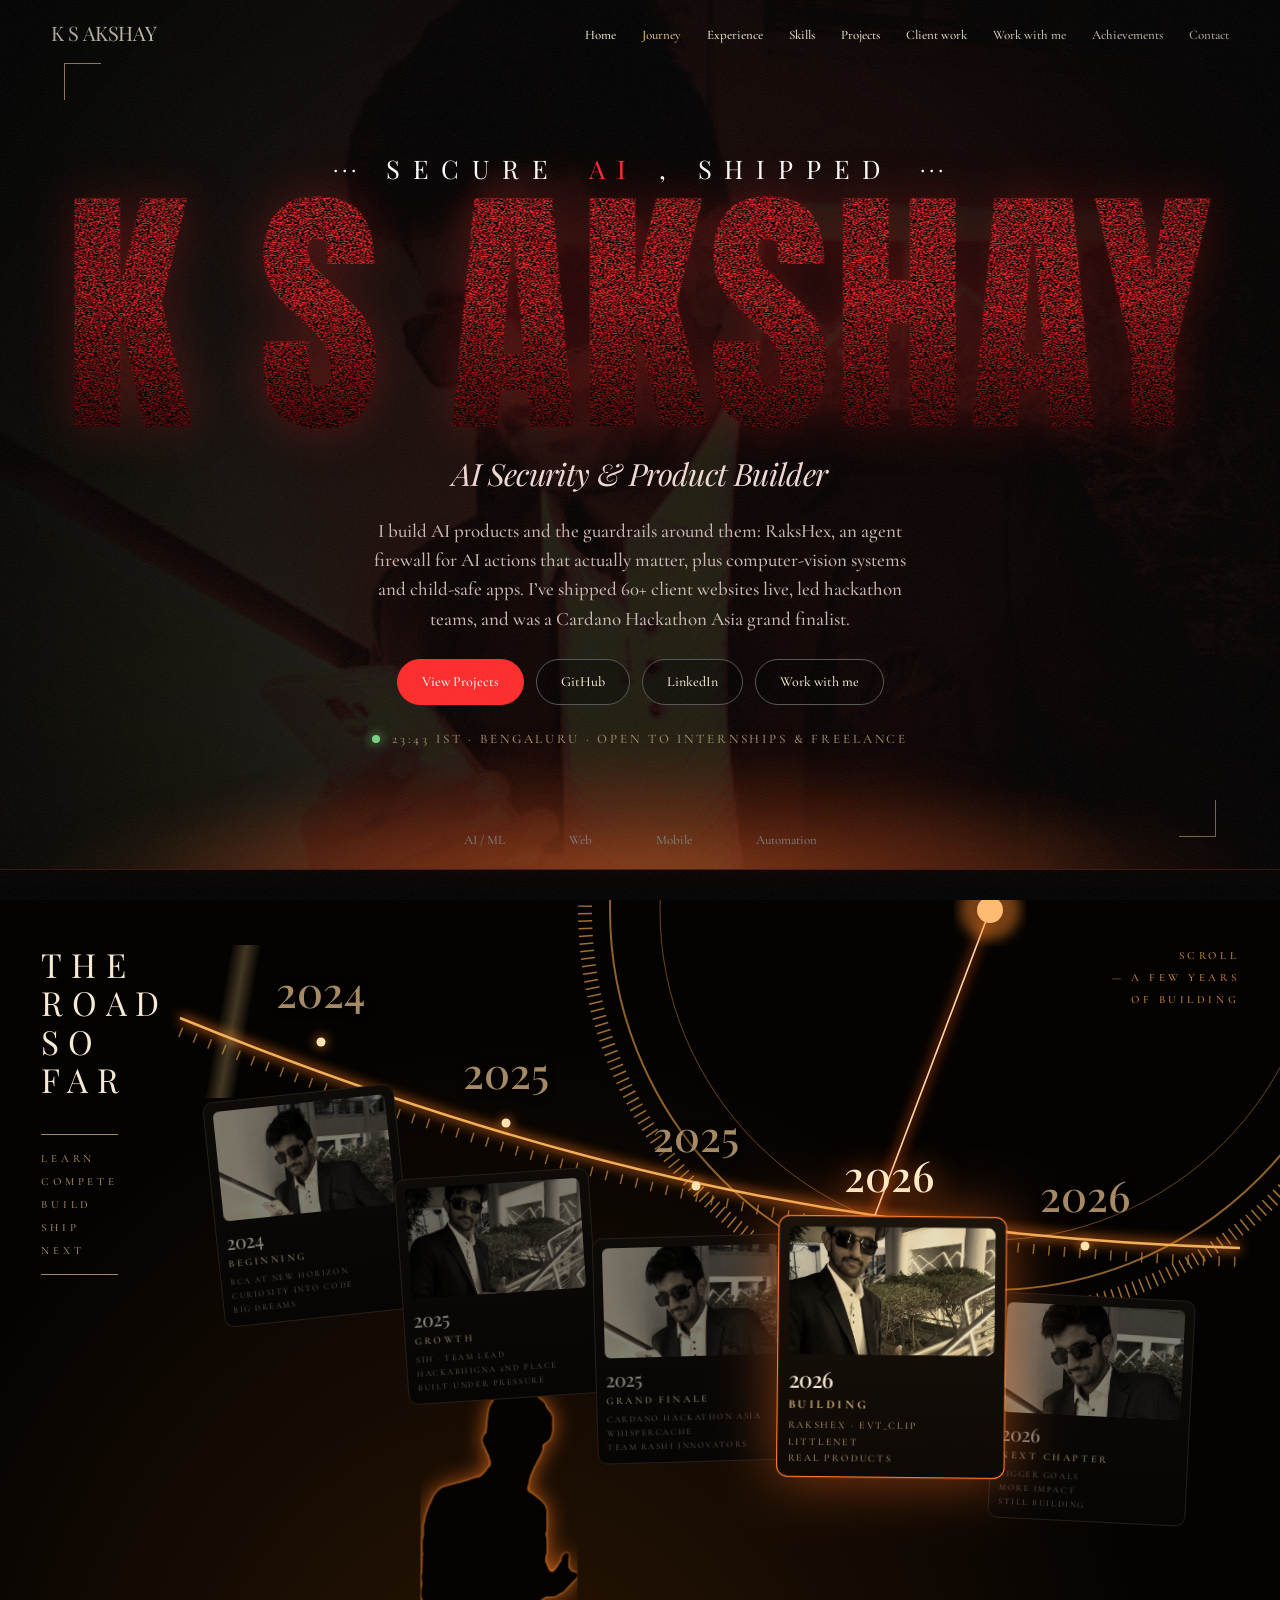
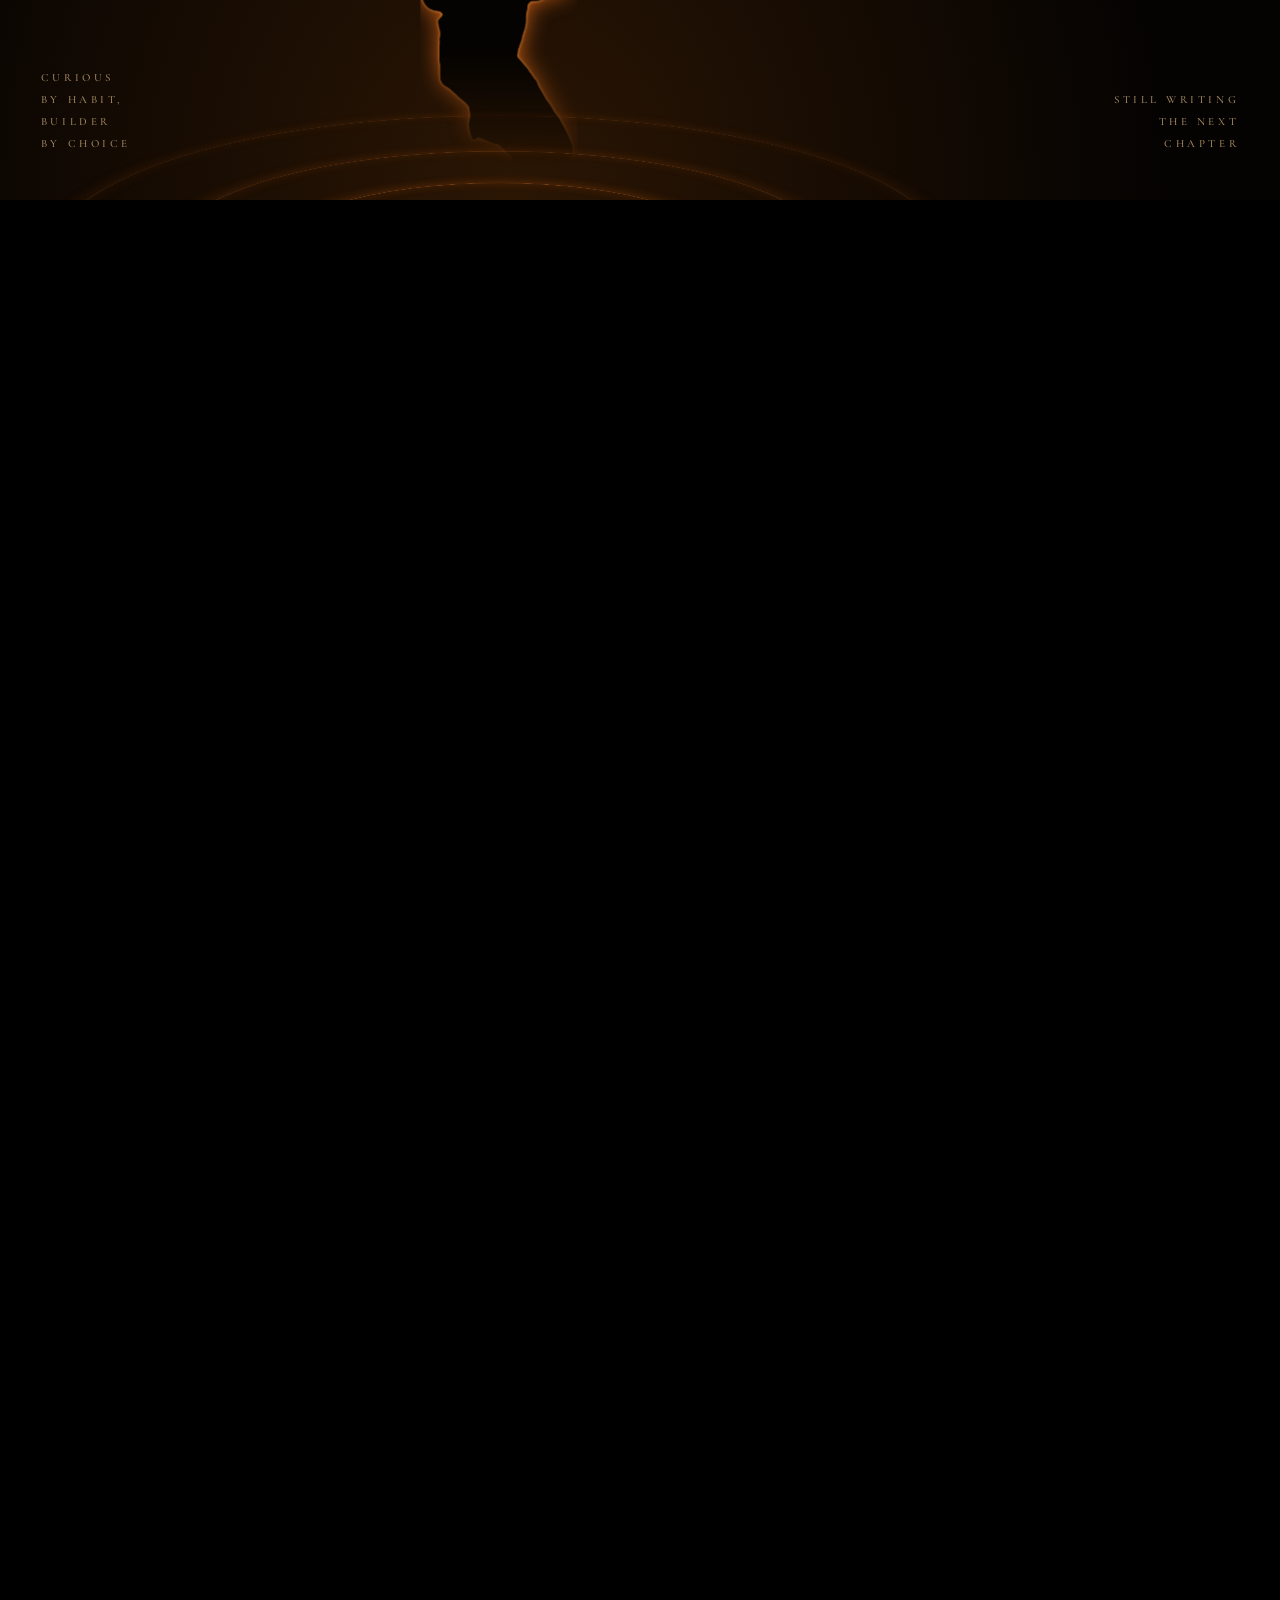
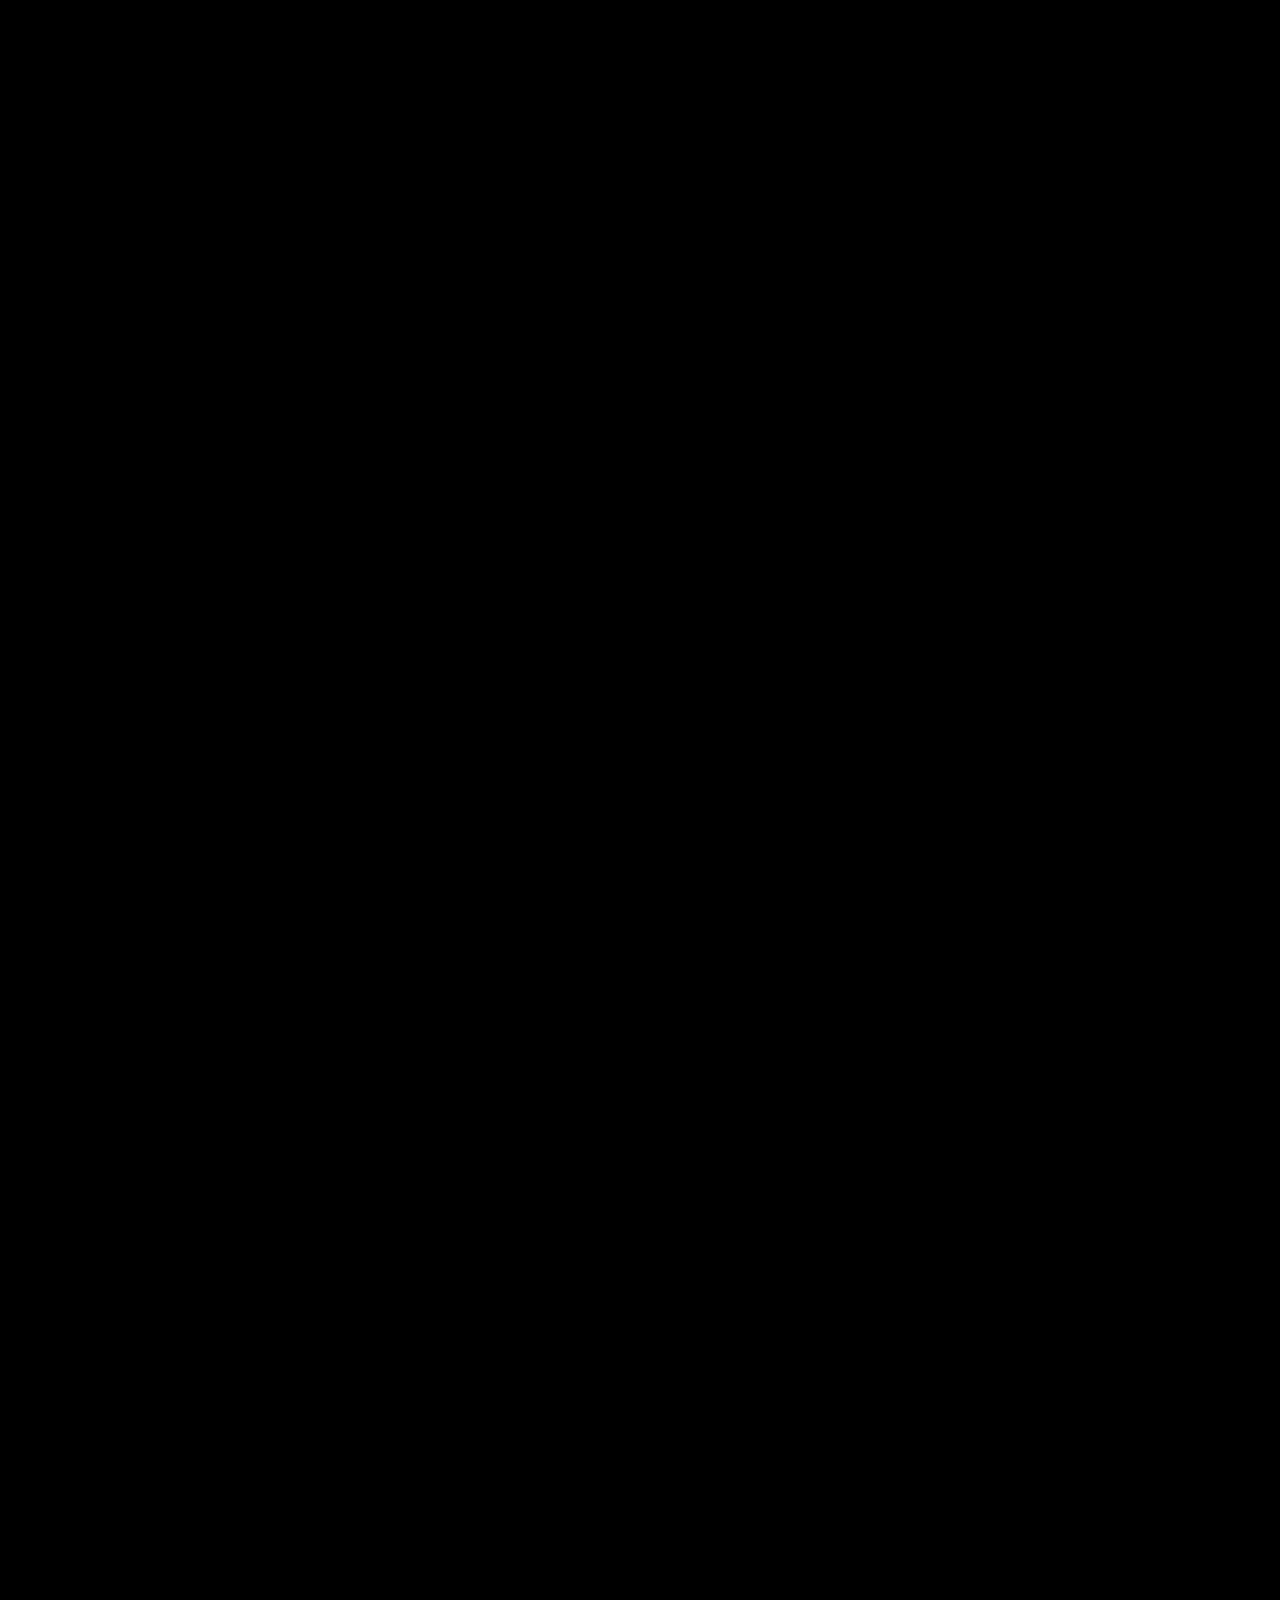
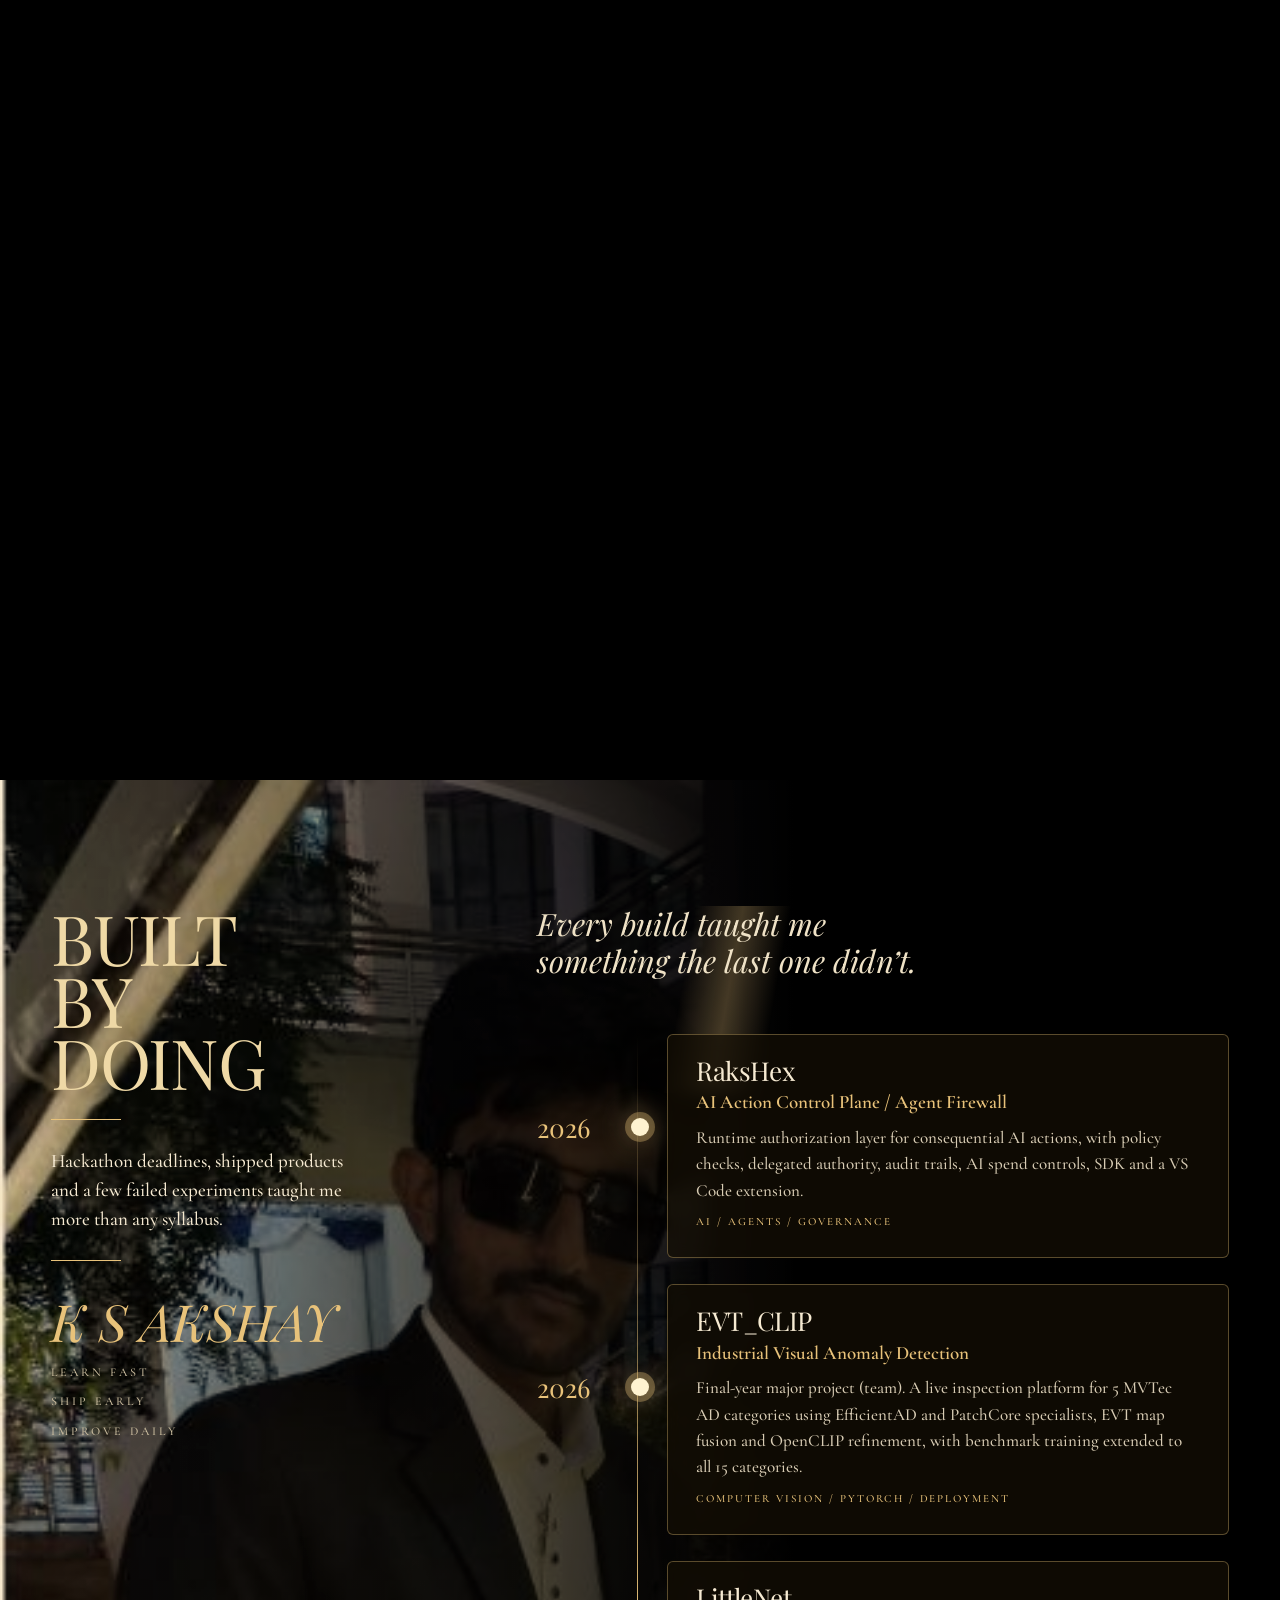
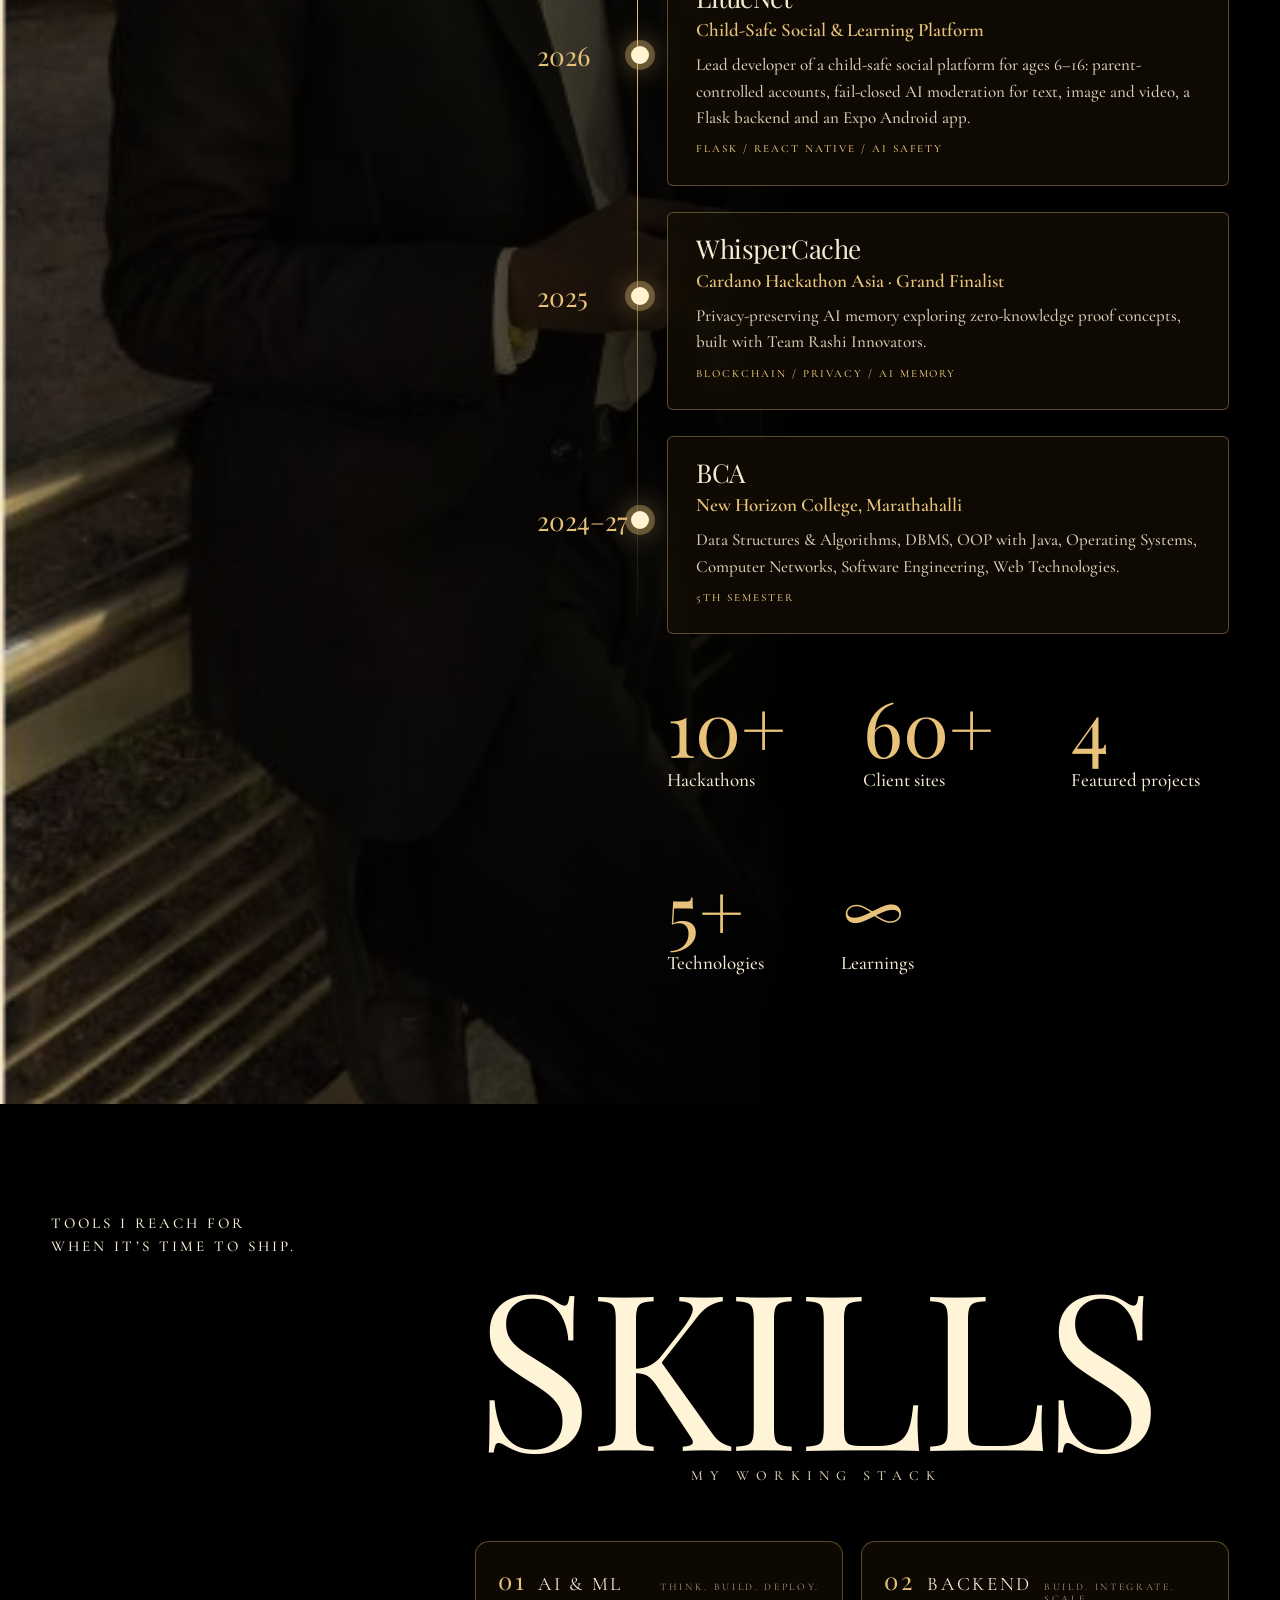
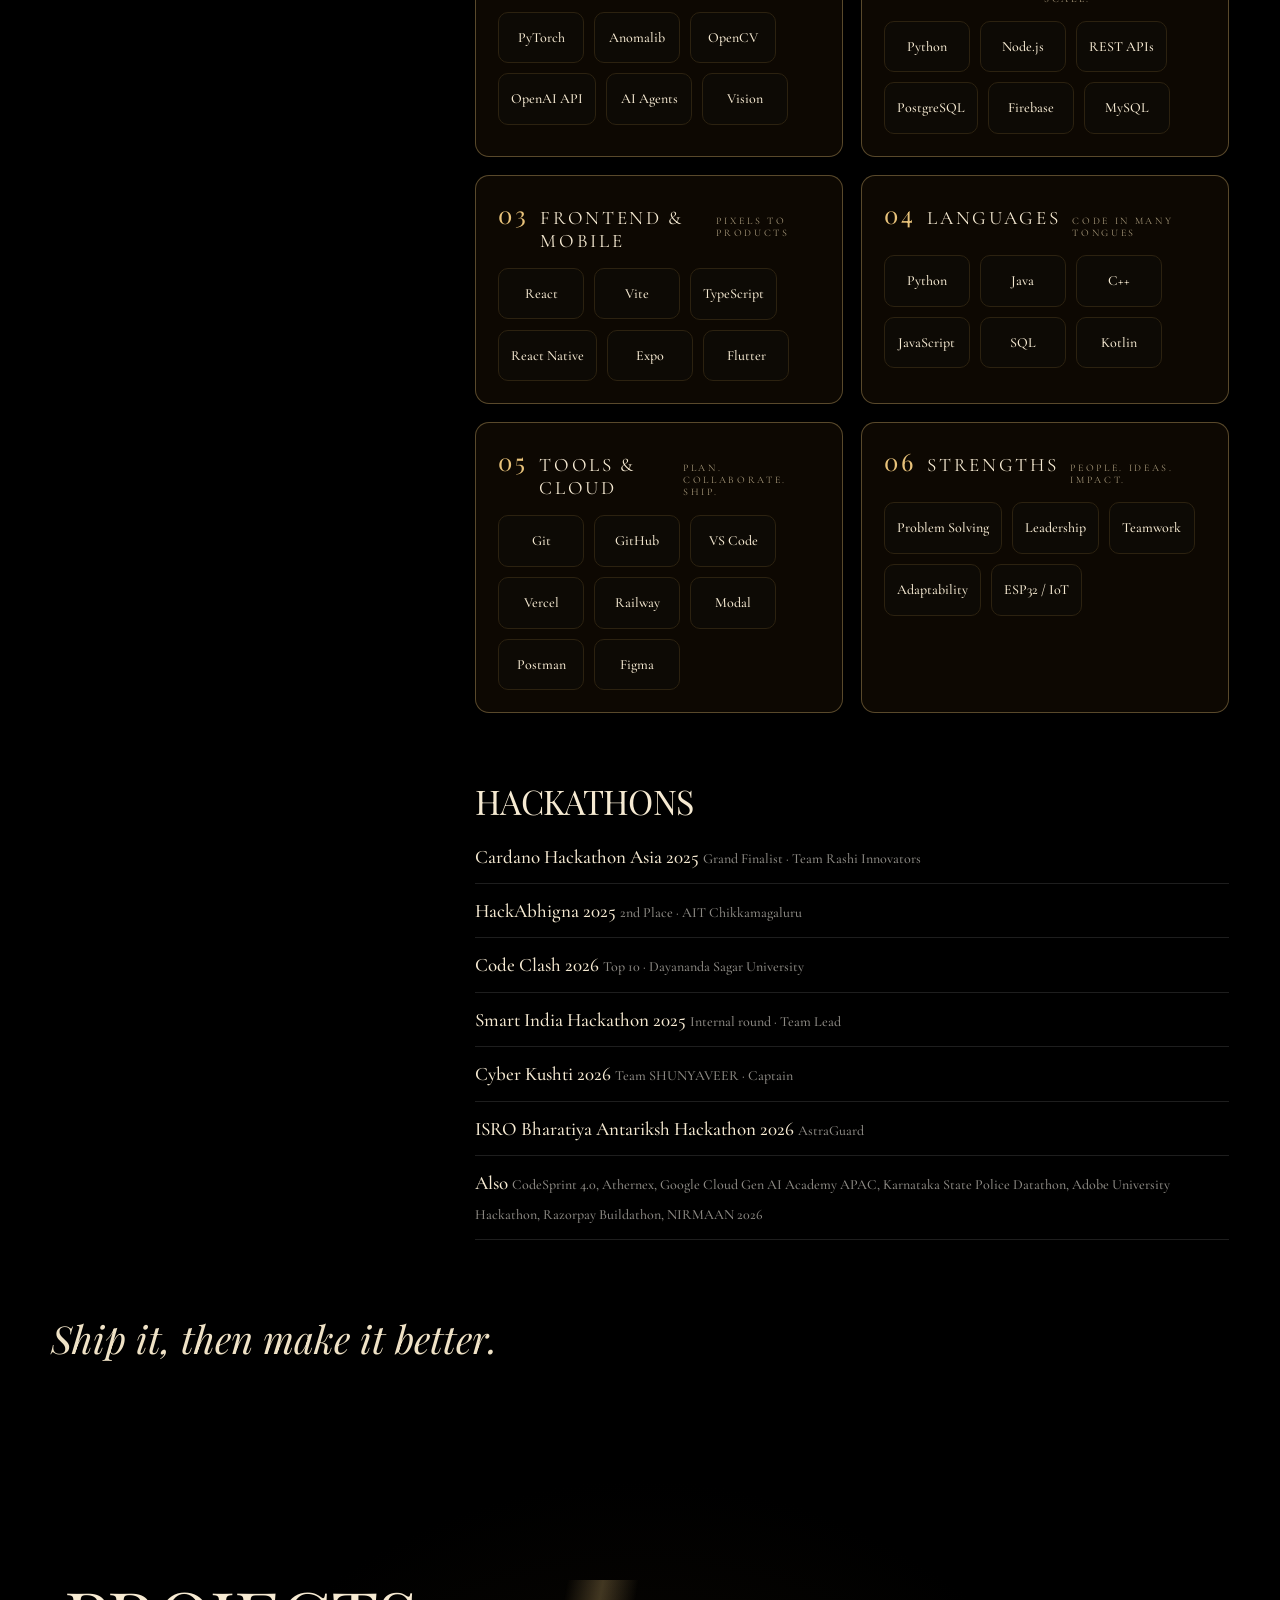
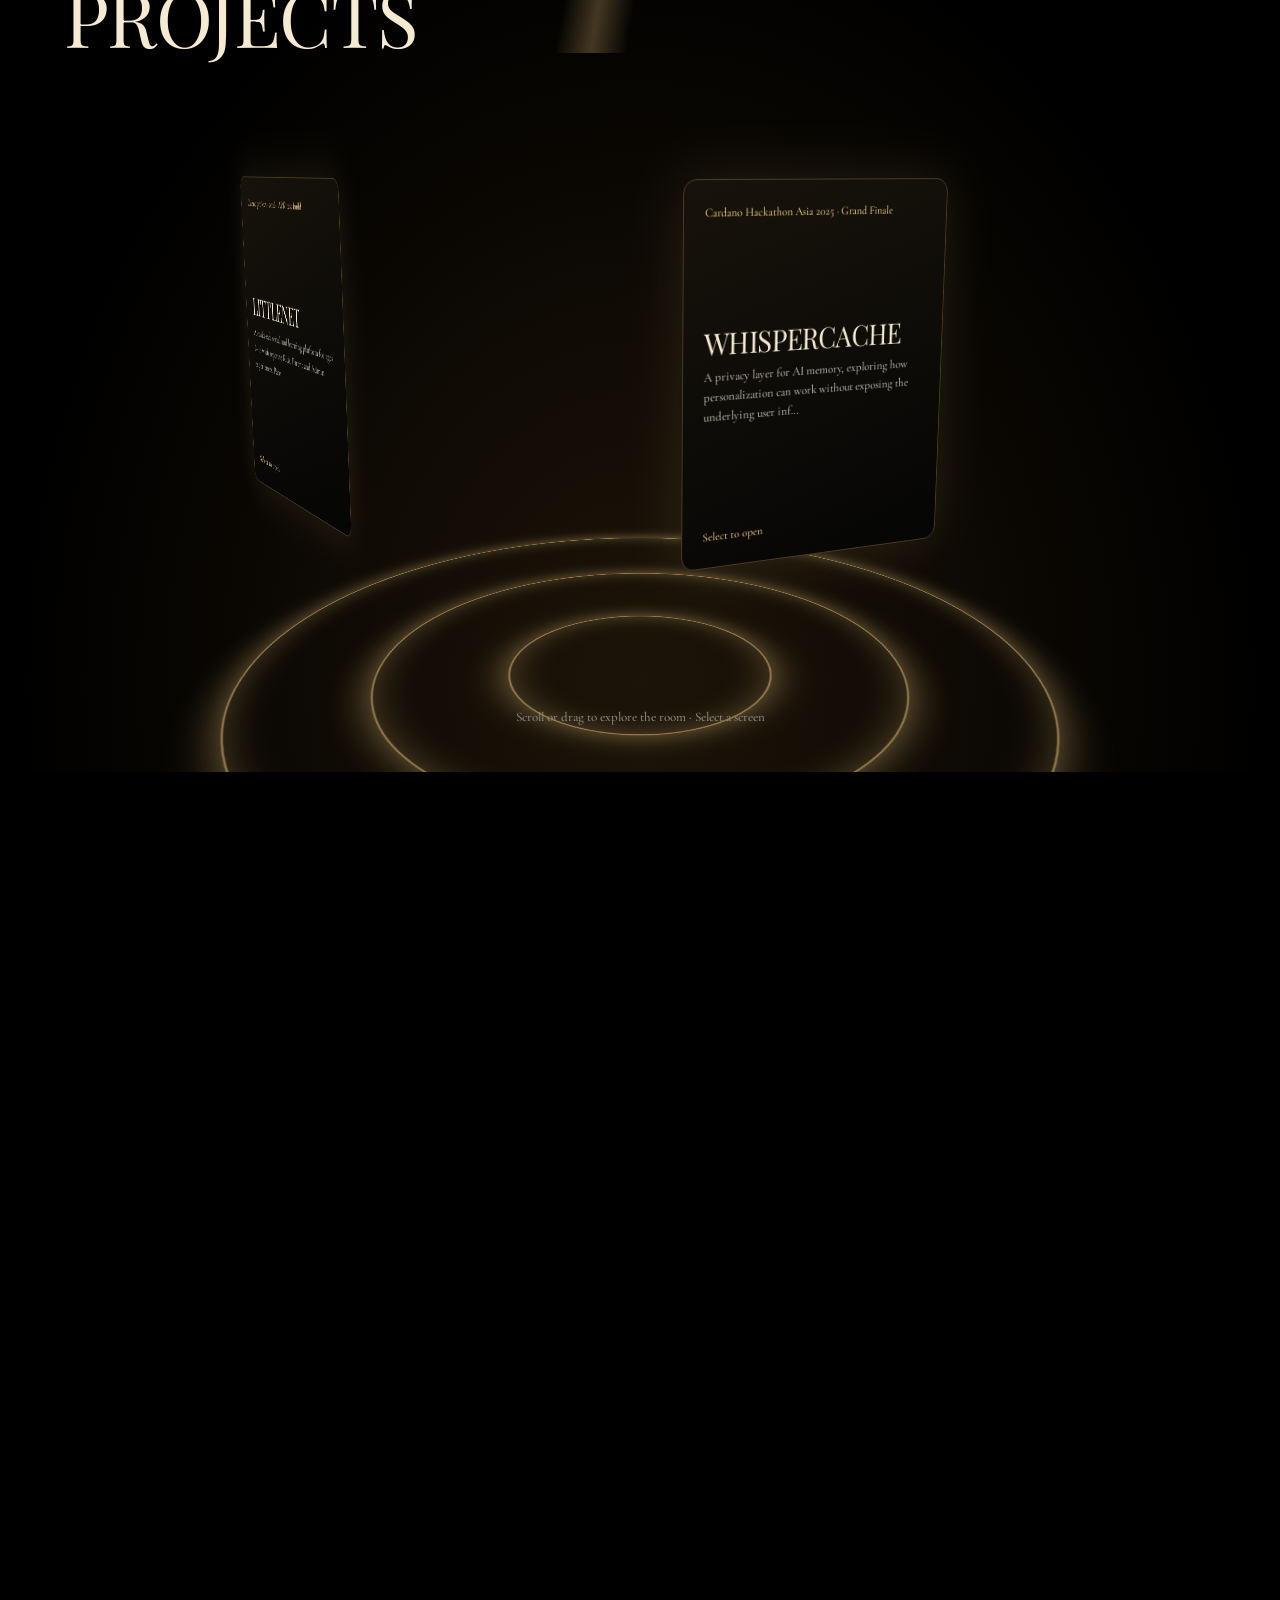
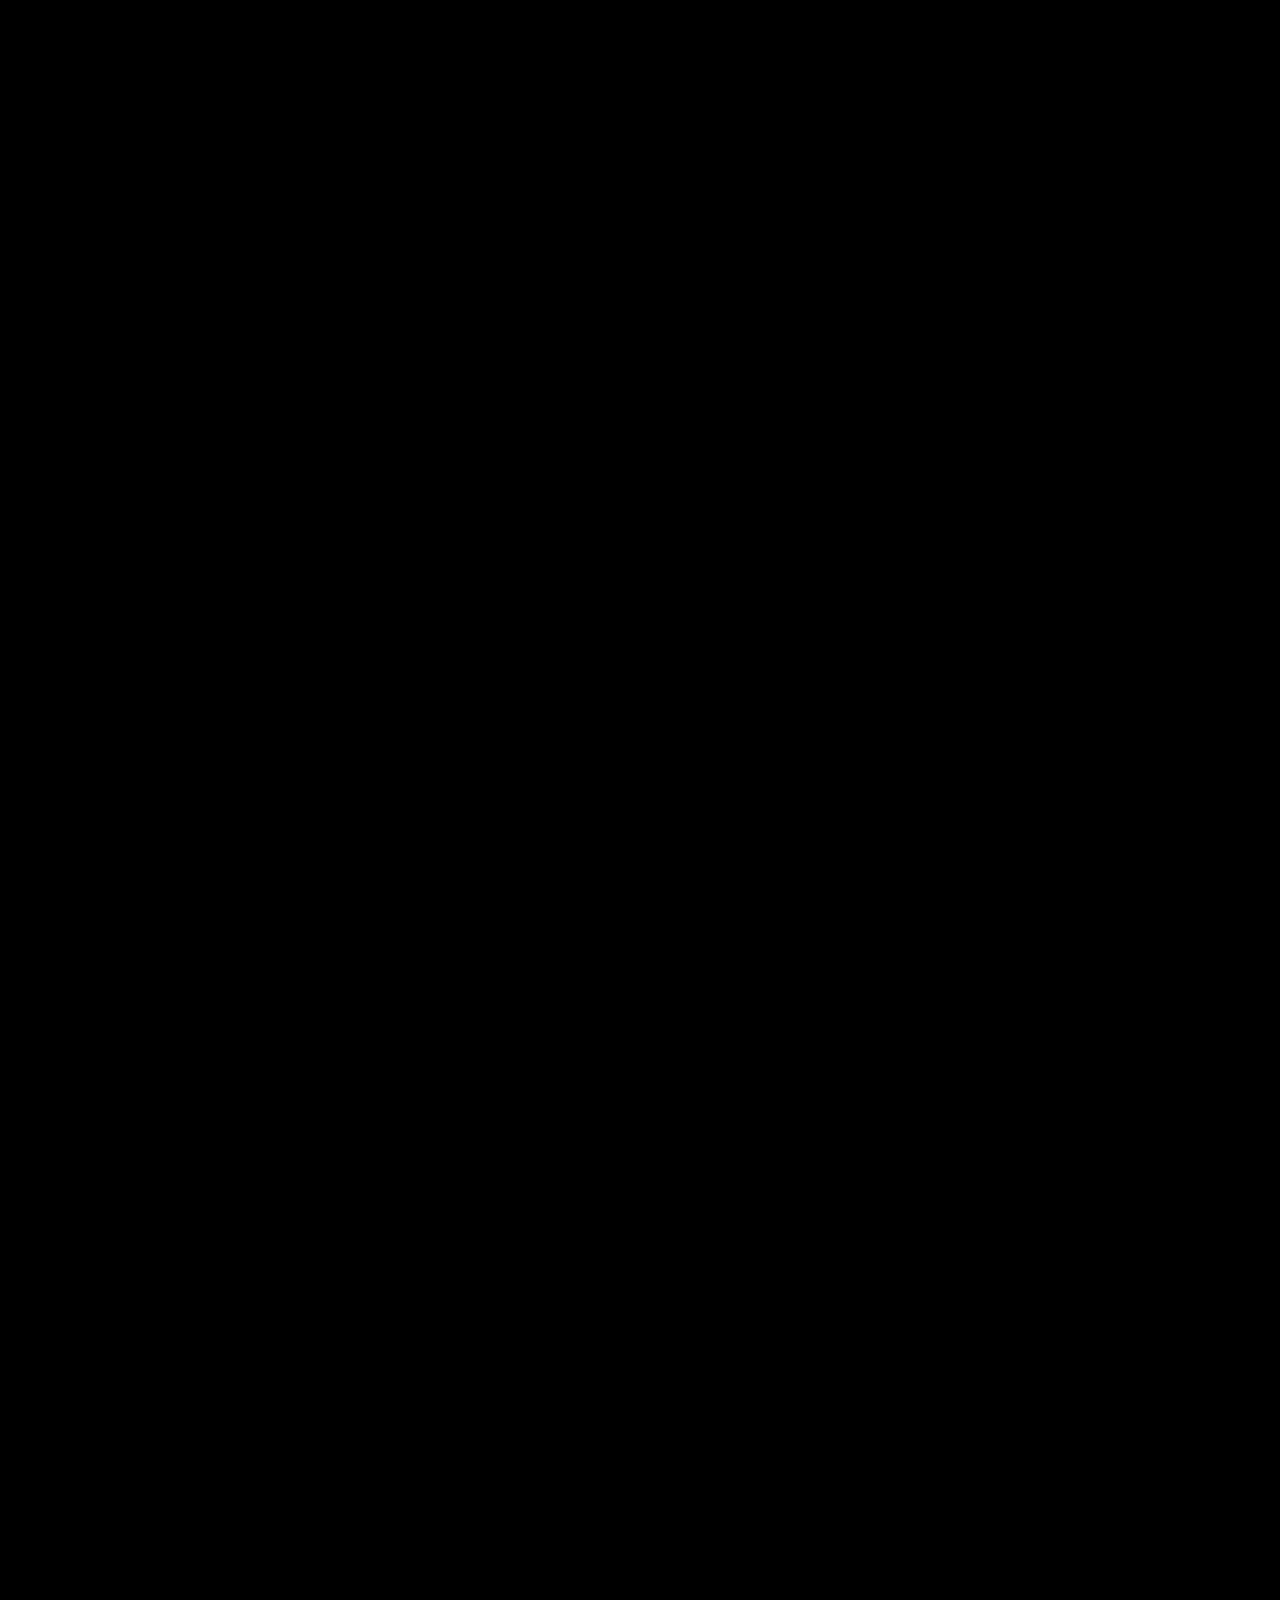
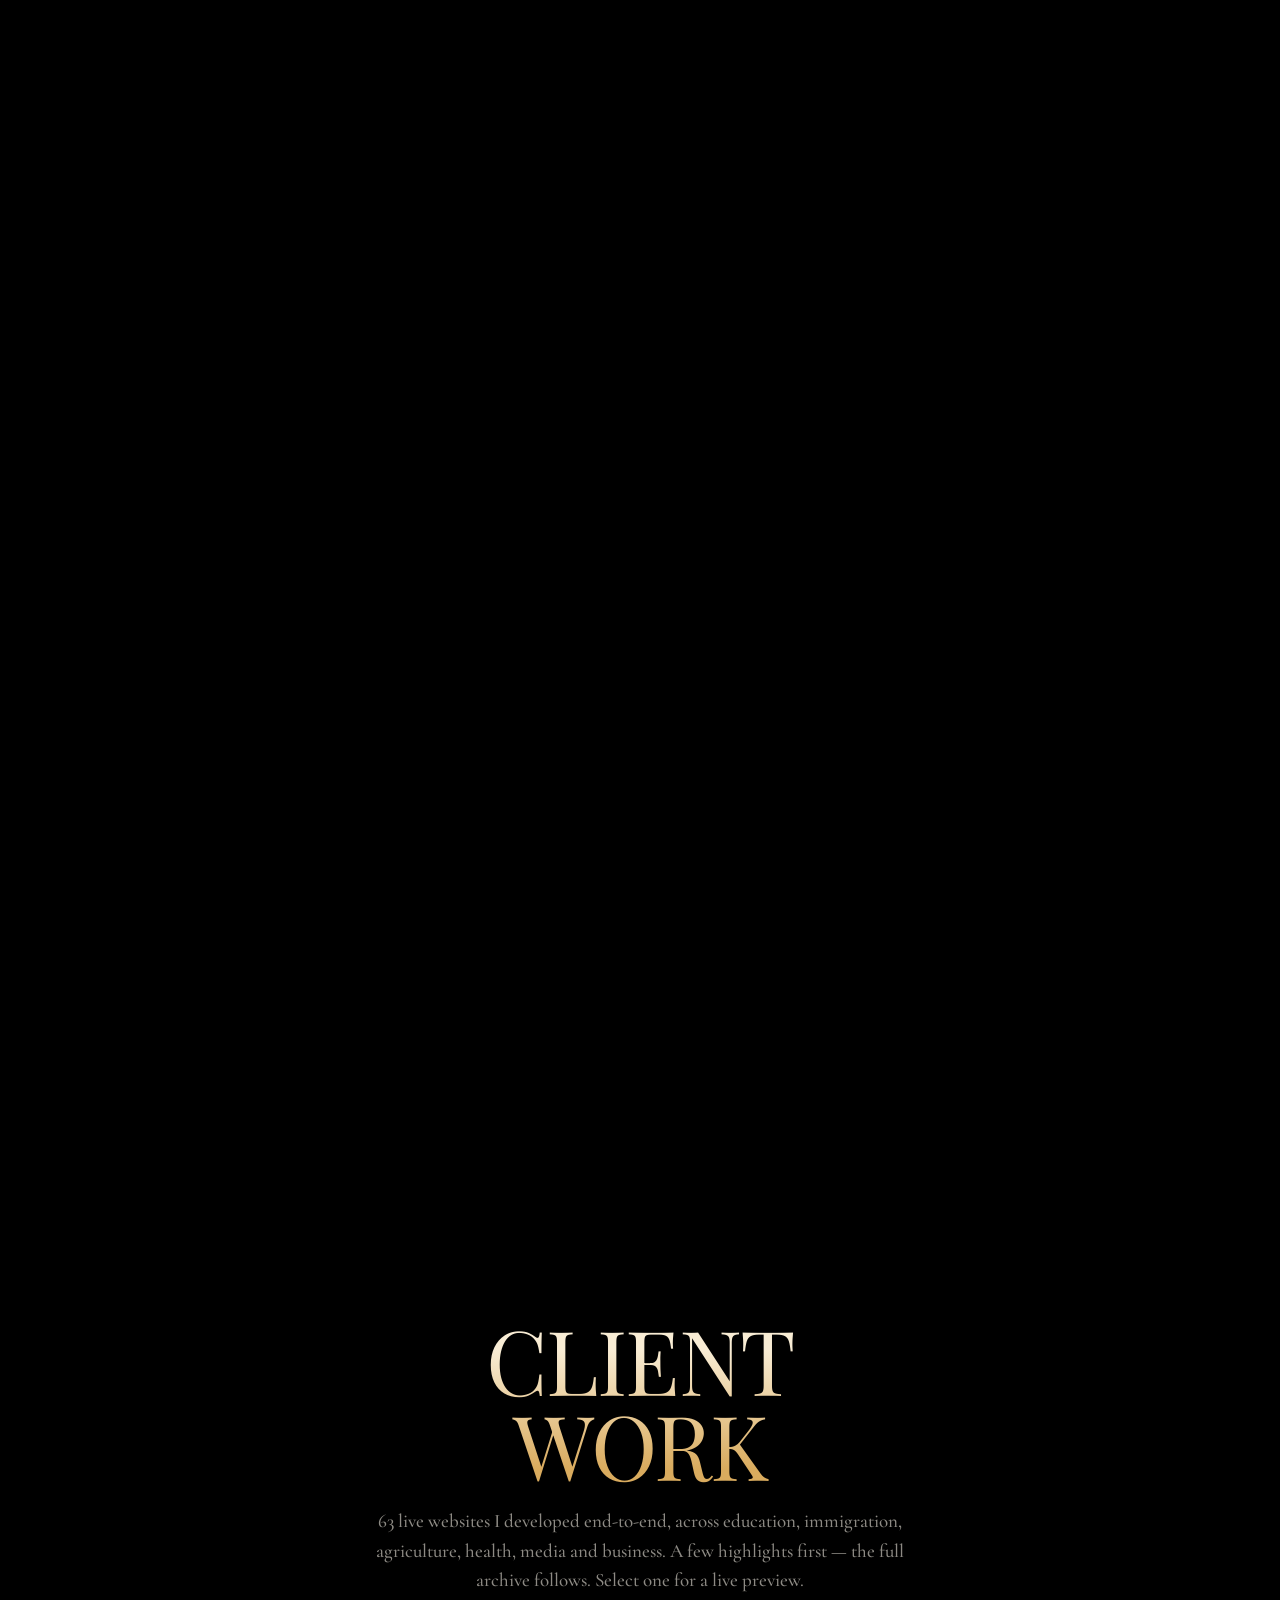
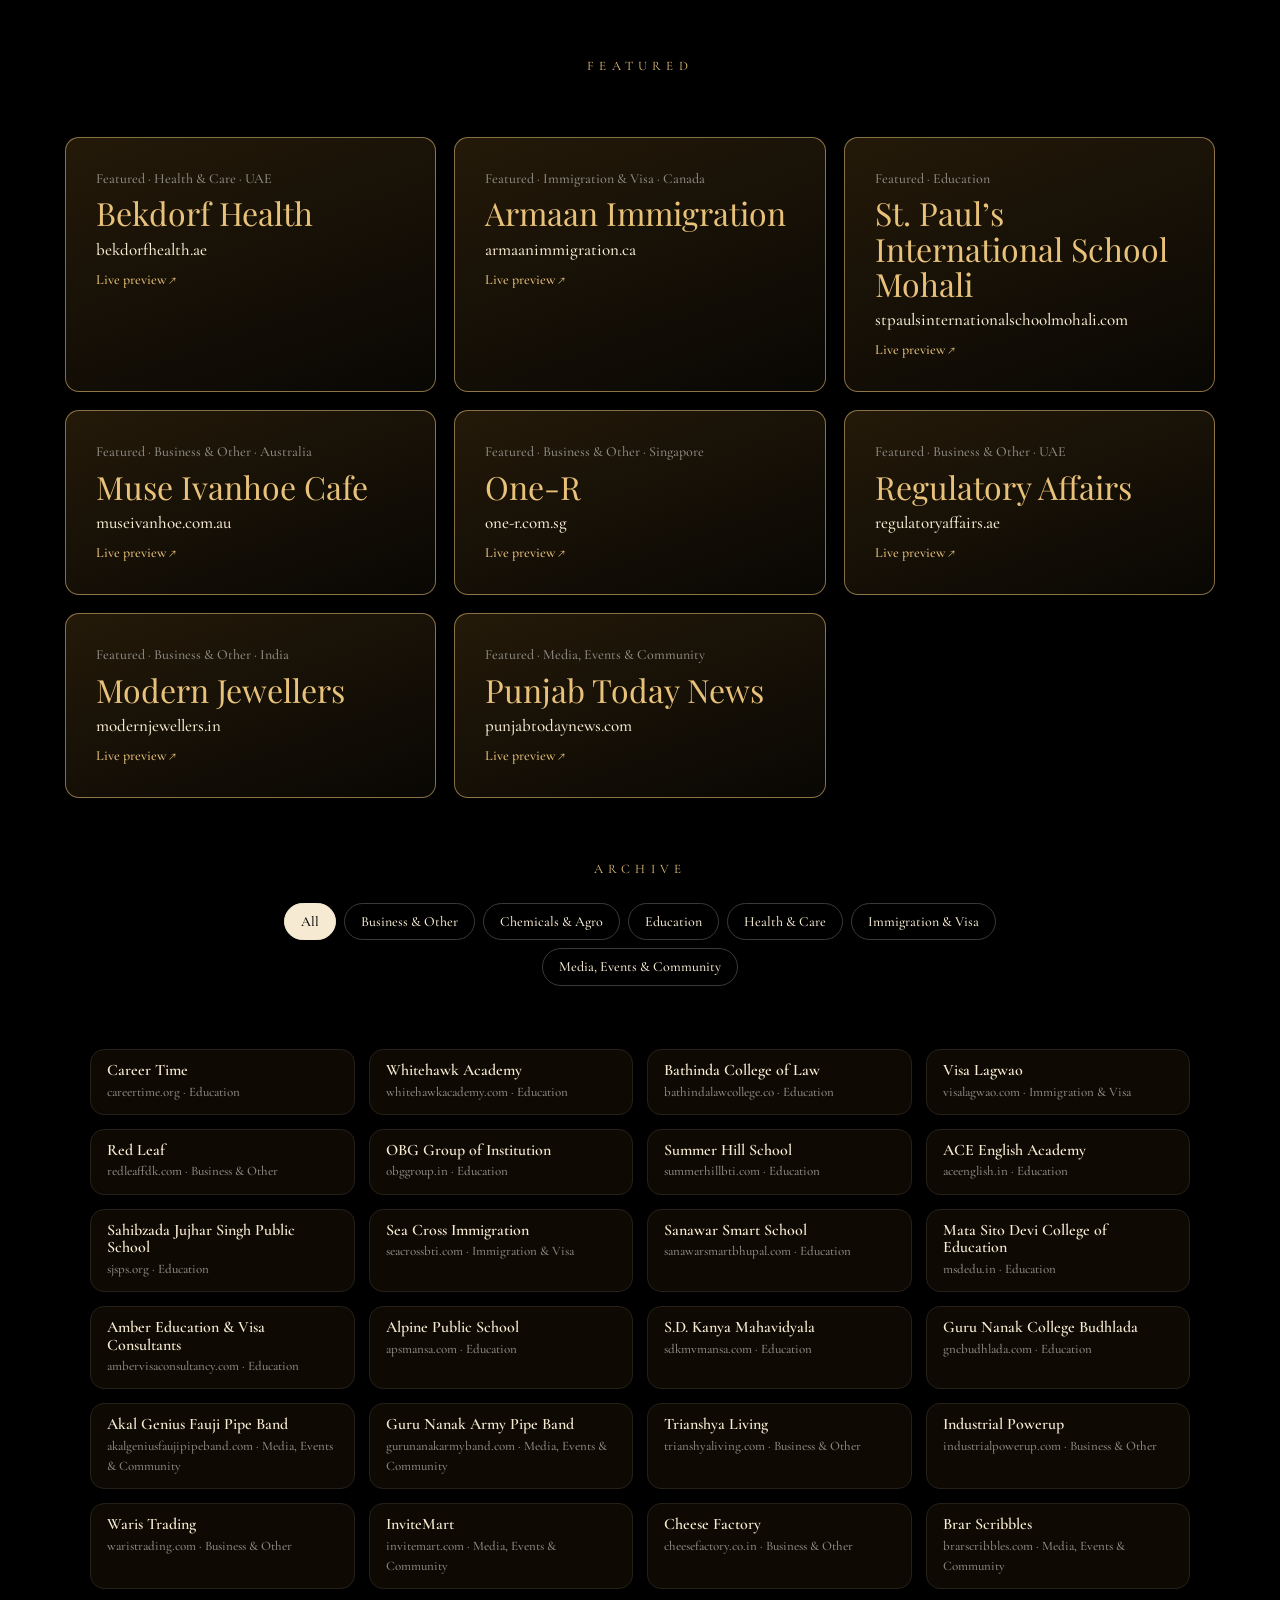
<file: index.html>
<!DOCTYPE html><html lang="en"><head><meta charset="utf-8"><title>K S AKSHAY — AI Security &amp; Product Builder</title>
<meta name="viewport" content="width=device-width, initial-scale=1, viewport-fit=cover">
<meta name="description" content="K S AKSHAY — AI security and product builder. Creator of RaksHex (AI agent firewall), Cardano Hackathon Asia grand finalist, BCA student in Bengaluru.">
<meta name="theme-color" content="#000000"><meta property="og:type" content="website"><meta property="og:title" content="K S AKSHAY — AI Security &amp; Product Builder"><meta property="og:description" content="I build AI products and the guardrails around them. RaksHex, EVT_CLIP, LittleNet and more."><meta name="twitter:card" content="summary_large_image">
<link rel="canonical" href="https://portfolio-sable-kappa-gg6y48eckb.vercel.app/">
<meta property="og:url" content="https://portfolio-sable-kappa-gg6y48eckb.vercel.app/"><meta property="og:site_name" content="K S AKSHAY"><meta property="og:locale" content="en_IN"><meta property="og:image" content="https://portfolio-sable-kappa-gg6y48eckb.vercel.app/assets/og-image.png"><meta property="og:image:width" content="1200"><meta property="og:image:height" content="630"><meta property="og:image:alt" content="K S AKSHAY — AI Security &amp; Product Builder">
<link rel="icon" href="data:image/svg+xml,%3Csvg xmlns=%27http://www.w3.org/2000/svg%27 viewBox=%270 0 64 64%27%3E%3Crect width=%2764%27 height=%2764%27 rx=%2714%27 fill=%27%23000%27/%3E%3Ctext x=%2732%27 y=%2745%27 font-size=%2740%27 text-anchor=%27middle%27 fill=%27%23e8c27a%27 font-family=%27serif%27%3EA%3C/text%3E%3C/svg%3E">
<link rel="apple-touch-icon" href="assets/icon-180.png"><link rel="manifest" href="site.webmanifest">
<link rel="preload" as="image" href="assets/img1.jpg" fetchpriority="high">
<link rel="preconnect" href="https://fonts.googleapis.com"><link rel="preconnect" href="https://fonts.gstatic.com" crossorigin>
<script type="application/ld+json">{"@context":"https://schema.org","@graph":[{"@type":"Person","@id":"https://portfolio-sable-kappa-gg6y48eckb.vercel.app/#person","name":"K S AKSHAY","url":"https://portfolio-sable-kappa-gg6y48eckb.vercel.app/","image":"https://portfolio-sable-kappa-gg6y48eckb.vercel.app/assets/og-image.png","jobTitle":"AI Security & Product Builder","address":{"@type":"PostalAddress","addressLocality":"Bengaluru","addressCountry":"IN"},"alumniOf":{"@type":"EducationalOrganization","name":"New Horizon College, Marathahalli"},"knowsAbout":["AI safety","AI agent governance","Computer vision","PyTorch","Python","Web development"],"award":["Cardano Hackathon Asia — Grand Finalist (2025)","Code Clash, Dayananda Sagar University — Top 10 (Apr 2026)"],"sameAs":["https://github.com/Akshu1245","https://www.linkedin.com/in/k-s-akshay-0707a42b6","https://rakshex.in"]},{"@type":"WebSite","@id":"https://portfolio-sable-kappa-gg6y48eckb.vercel.app/#website","url":"https://portfolio-sable-kappa-gg6y48eckb.vercel.app/","name":"K S AKSHAY — Portfolio","author":{"@id":"https://portfolio-sable-kappa-gg6y48eckb.vercel.app/#person"},"mainEntity":{"@id":"https://portfolio-sable-kappa-gg6y48eckb.vercel.app/#person"}}]}</script>
<link href="https://fonts.googleapis.com/css2?family=Anton&family=Playfair+Display:ital,wght@0,400;0,500;1,400&family=Cormorant+Garamond:ital,wght@0,400;0,500;0,600;1,400&display=swap" rel="stylesheet">
<link rel="stylesheet" href="style.css"><noscript><style>#load{display:none}.pop{opacity:1!important;transform:none!important}.hero .in{opacity:1!important}</style></noscript></head><body><a class="skip" href="#projects">Skip to projects</a>
<div id="load"><div><small>Loading portfolio</small><br><b id="pc">00%</b><br><small>Hello, I’m <span style="color:#ff2a2a">K S AKSHAY</span></small></div></div>
<nav><a class="d" href="#home">K S AKSHAY</a><ul id="menu"><li><a href="#home">Home</a></li><li><a href="#chrono">Journey</a></li><li><a href="#experience">Experience</a></li><li><a href="#skills">Skills</a></li><li><a href="#projects">Projects</a></li><li><a href="#work">Client work</a></li><li><a href="#hire">Work with me</a></li><li><a href="#achievements">Achievements</a></li><li><a href="#contact">Contact</a></li></ul><button id="mb" aria-label="Toggle menu" aria-expanded="false">Menu</button></nav>

<section class="hero" id="home"><div class="bg" id="hbg"></div><div class="in" id="hin">
<div class="wtm"><span>···</span>Secure <b>AI</b>, shipped<span>···</span></div><h1 class="nm">K S AKSHAY</h1><h2 class="sub">AI Security &amp; Product Builder</h2>
<p>I build AI products and the guardrails around them: RaksHex, an agent firewall for AI actions that actually matter, plus computer-vision systems and child-safe apps. I’ve shipped 60+ client websites live, led hackathon teams, and was a Cardano Hackathon Asia grand finalist.</p>
<div class="btns"><a class="btn p" href="#projects">View Projects</a><a class="btn" href="https://github.com/Akshu1245" target="_blank" rel="noopener">GitHub</a><a class="btn" href="https://www.linkedin.com/in/k-s-akshay-0707a42b6" target="_blank" rel="noopener">LinkedIn</a><a class="btn" href="#hire">Work with me</a></div>
<div class="stat" role="status"><i aria-hidden="true"></i><span><span id="sclock">--:--</span> IST · Bengaluru · Open to internships &amp; freelance</span></div></div>
<div class="scan" aria-hidden="true"><i></i></div>
<div class="fog"></div><div class="fog b"></div><div class="hz"></div><div class="marq"><span>AI / ML</span><span>Web</span><span>Mobile</span><span>Automation</span></div></section>

<section id="chrono"><div class="jt"><img id="s1" src="assets/img1.jpg" alt="" hidden>
<svg class="jsv" viewBox="0 0 1600 900" preserveAspectRatio="xMidYMid slice" aria-hidden="true"><defs><filter id="gl"><feGaussianBlur stdDeviation="6"/></filter></defs>
<g id="clock" fill="none" stroke="#c98a3a"><circle cx="1150" cy="10" r="380" stroke-width="2" opacity=".7"/><circle cx="1150" cy="10" r="405" stroke-width="14" stroke-dasharray="1.5 6" opacity=".8"/><circle cx="1150" cy="10" r="330" stroke-width="1" opacity=".5"/></g>
<path id="arcg" d="M340 118 C 700 265 1010 335 1400 348" fill="none" stroke="#ff7a1a" stroke-width="6" filter="url(#gl)" opacity=".8"/>
<path id="arc" d="M340 118 C 700 265 1010 335 1400 348" fill="none" stroke="#f3b05a" stroke-width="2.5"/>
<path d="M340 132 C 700 279 1010 349 1400 362" fill="none" stroke="#c98a3a" stroke-width="10" stroke-dasharray="1.5 14" opacity=".7"/>
<line id="hand" x1="1150" y1="10" x2="900" y2="290" stroke="#ff5a1a" stroke-width="3" filter="url(#gl)"/><line id="hand2" x1="1150" y1="10" x2="900" y2="290" stroke="#ffd9a0" stroke-width="1.6"/><circle cx="1150" cy="10" r="13" fill="#ffe2b0"/><circle cx="1150" cy="10" r="30" fill="#ff8a2a" opacity=".45" filter="url(#gl)"/></svg>
<div class="jrings"><i></i><i></i><i></i><i></i></div>
<div class="jman" id="jman"><img src="assets/img3.webp" alt="Silhouette of K S AKSHAY"></div>
<div id="jyears"></div><div id="jcards"></div>
<h2 class="jh">The<br>Road<br>So<br>Far</h2>
<ul class="jl"><li>Learn</li><li>Compete</li><li>Build</li><li>Ship</li><li>Next</li></ul>
<div class="jc bl">Curious<br>by habit,<br>builder<br>by choice</div><div class="jc tr">Scroll<br>— a few years<br>of building</div><div class="jc br">Still writing<br>the next<br>chapter</div></div></section>

<section class="xp" id="experience"><div class="xbg"></div><div class="xl"><h2>Built<br>by<br>doing</h2><hr><p>Hackathon deadlines, shipped products and a few failed experiments taught me more than any syllabus.</p><hr><div class="sig">K S AKSHAY</div><small>Learn fast<br>Ship early<br>Improve daily</small></div>
<div class="xr"><div class="quote">Every build taught me<br>something the last one didn’t.</div><div class="tl">
<div class="it pop"><div class="yr">2026</div><div class="card"><h3>RaksHex</h3><b>AI Action Control Plane / Agent Firewall</b><p>Runtime authorization layer for consequential AI actions, with policy checks, delegated authority, audit trails, AI spend controls, SDK and a VS Code extension.</p><small>AI / Agents / Governance</small></div></div>
<div class="it pop"><div class="yr">2026</div><div class="card"><h3>EVT_CLIP</h3><b>Industrial Visual Anomaly Detection</b><p>Final-year major project (team). A live inspection platform for 5 MVTec AD categories using EfficientAD and PatchCore specialists, EVT map fusion and OpenCLIP refinement, with benchmark training extended to all 15 categories.</p><small>Computer Vision / PyTorch / Deployment</small></div></div>
<div class="it pop"><div class="yr">2026</div><div class="card"><h3>LittleNet</h3><b>Child-Safe Social &amp; Learning Platform</b><p>Lead developer of a child-safe social platform for ages 6–16: parent-controlled accounts, fail-closed AI moderation for text, image and video, a Flask backend and an Expo Android app.</p><small>Flask / React Native / AI Safety</small></div></div>
<div class="it pop"><div class="yr">2025</div><div class="card"><h3>WhisperCache</h3><b>Cardano Hackathon Asia · Grand Finalist</b><p>Privacy-preserving AI memory exploring zero-knowledge proof concepts, built with Team Rashi Innovators.</p><small>Blockchain / Privacy / AI Memory</small></div></div>
<div class="it pop"><div class="yr">2024–27</div><div class="card"><h3>BCA</h3><b>New Horizon College, Marathahalli</b><p>Data Structures &amp; Algorithms, DBMS, OOP with Java, Operating Systems, Computer Networks, Software Engineering, Web Technologies.</p><small>5th Semester</small></div></div>
</div><div class="stats pop"><div><b>10+</b>Hackathons</div><div><b>60+</b>Client sites</div><div><b>4</b>Featured projects</div><div><b>5+</b>Technologies</div><div><b>∞</b>Learnings</div></div></div></section>

<section class="sk" id="skills"><div class="sbg"></div><div class="sq">Tools I reach for<br>when it’s time to ship.</div>
<h2 class="sh pop">Skills</h2><div class="ss">My working stack</div>
<div class="sg">
<div class="sc pop"><h3><i>01</i> AI &amp; ML <em>Think. Build. Deploy.</em></h3><div class="tiles"><u>PyTorch</u><u>Anomalib</u><u>OpenCV</u><u>OpenAI API</u><u>AI Agents</u><u>Vision</u></div></div>
<div class="sc pop"><h3><i>02</i> Backend <em>Build. Integrate. Scale.</em></h3><div class="tiles"><u>Python</u><u>Node.js</u><u>REST APIs</u><u>PostgreSQL</u><u>Firebase</u><u>MySQL</u></div></div>
<div class="sc pop"><h3><i>03</i> Frontend &amp; Mobile <em>Pixels to products</em></h3><div class="tiles"><u>React</u><u>Vite</u><u>TypeScript</u><u>React Native</u><u>Expo</u><u>Flutter</u></div></div>
<div class="sc pop"><h3><i>04</i> Languages <em>Code in many tongues</em></h3><div class="tiles"><u>Python</u><u>Java</u><u>C++</u><u>JavaScript</u><u>SQL</u><u>Kotlin</u></div></div>
<div class="sc pop"><h3><i>05</i> Tools &amp; Cloud <em>Plan. Collaborate. Ship.</em></h3><div class="tiles"><u>Git</u><u>GitHub</u><u>VS Code</u><u>Vercel</u><u>Railway</u><u>Modal</u><u>Postman</u><u>Figma</u></div></div>
<div class="sc pop"><h3><i>06</i> Strengths <em>People. Ideas. Impact.</em></h3><div class="tiles"><u>Problem Solving</u><u>Leadership</u><u>Teamwork</u><u>Adaptability</u><u>ESP32 / IoT</u></div></div>
</div><div class="hk pop"><h3>Hackathons</h3><ul class="list"><li>Cardano Hackathon Asia 2025 <em>Grand Finalist · Team Rashi Innovators</em></li><li>HackAbhigna 2025 <em>2nd Place · AIT Chikkamagaluru</em></li><li>Code Clash 2026 <em>Top 10 · Dayananda Sagar University</em></li><li>Smart India Hackathon 2025 <em>Internal round · Team Lead</em></li><li>Cyber Kushti 2026 <em>Team SHUNYAVEER · Captain</em></li><li>ISRO Bharatiya Antariksh Hackathon 2026 <em>AstraGuard</em></li><li>Also <em>CodeSprint 4.0, Athernex, Google Cloud Gen AI Academy APAC, Karnataka State Police Datathon, Adobe University Hackathon, Razorpay Buildathon, NIRMAAN 2026</em></li></ul></div>
<div class="sf">Ship it, then make it better.</div></section>

<section id="projects"><div class="room" id="room"><h2>Projects</h2>
<div class="world"><div class="ringf" style="width:90vmin;height:90vmin"></div><div class="ringf" style="width:60vmin;height:60vmin"></div><div class="ringf" style="width:30vmin;height:30vmin"></div><div class="carousel" id="car"></div></div>
<div class="hint">Scroll or drag to explore the room · Select a screen</div></div></section>

<div id="modal" role="dialog" aria-modal="true" aria-labelledby="mt"><div class="mcard"><button id="x" aria-label="Close dialog">Close ×</button><img id="mi" alt="" hidden><iframe id="mf" title="Template preview" hidden loading="lazy" referrerpolicy="no-referrer" sandbox="allow-scripts allow-same-origin allow-popups allow-forms"></iframe><div class="tag" id="mk"></div><h3 id="mt"></h3><p id="md"></p><ul id="ml"></ul><p id="ms" style="color:#8d8a84;font-size:14px"></p><div class="btns" id="mlk" style="justify-content:flex-start"></div></div></div>

<section class="cert" id="work"><h2 class="pop">Client<br>work</h2>
<p class="pop" id="wsub" style="margin:20px auto 0;color:var(--mut);max-width:560px"></p>
<h3 class="subh pop">Featured</h3><div class="ach feat pop" id="feat"></div>
<h3 class="subh pop">Archive</h3>
<div class="chips pop" id="chips"></div><div class="ach sm arc pop" id="wg"></div></section>
<section class="cert hire" id="hire"><h2 class="pop">Work<br>with me</h2>
<p class="pop" style="margin:20px auto 0;color:var(--mut);max-width:560px">One developer from first call to launch. You talk to the person who writes the code.</p>
<div class="svc pop">
<div><h3>Business websites</h3><p>Fast, mobile-first sites for schools, clinics, immigration firms and local businesses. I have launched 60+ live client sites, so I know what each type of business needs.</p><button type="button" data-t="Website">Start a website</button></div>
<div><h3>AI features &amp; automation</h3><p>Vision, chat and workflow features built into your product, with the checks that keep them trustworthy. See EVT_CLIP and LittleNet.</p><button type="button" data-t="AI feature">Add AI to my product</button></div>
<div><h3>AI agent safety</h3><p>Policy checks and audit trails that run before an AI agent acts on money, data or accounts. This is what RaksHex does.</p><button type="button" data-t="AI safety">Talk about AI safety</button></div>
</div>
<ol class="steps2 pop"><li><b>Brief</b>Tell me the goal and who it is for.</li><li><b>Plan</b>I reply with scope, a rough timeline and the tools I would use.</li><li><b>Build</b>You see a working version early and can react to it.</li><li><b>Launch</b>I deploy it, hand over access and stay available for fixes.</li></ol></section>
<section class="cert" id="achievements"><h2 class="pop">Proof<br>of<br>work</h2>
<p class="pop" style="margin:20px auto 0;color:var(--mut);max-width:520px">Hackathons and programs — certificates and links added as they’re verified.</p>
<div class="proof pop" id="proof"></div>
<div class="ach pop" id="ach"></div></section>

<section class="cert" id="refs"><h2 class="pop">Design<br>references</h2>
<p class="pop" style="margin:20px auto 0;color:var(--mut);max-width:560px">Restaurant and cafe templates I studied for layout, motion and UX. Not my projects — full credit to their authors. Select one for a live preview.</p>
<div class="ach pop" id="refg"></div></section>
<section class="contact" id="contact"><div><div class="tag">•••</div><h2 class="pop">Let’s<br>build<br>together.</h2><p style="margin-bottom:26px">Have an idea? Let’s talk.</p>
<div class="emrow"><a class="lk" href="mailto:akshaykammar123@gmail.com"><span>Email<br><small>akshaykammar123@gmail.com</small></span>↗</a><button id="cpem" class="cpb" type="button">Copy email</button></div>
<a class="lk" href="https://www.linkedin.com/in/k-s-akshay-0707a42b6" target="_blank" rel="noopener"><span>LinkedIn<br><small>Let’s connect</small></span>↗</a>
<a class="lk" href="https://github.com/Akshu1245" target="_blank" rel="noopener"><span>GitHub<br><small>Explore my work</small></span>↗</a>
<form id="cf" class="cf"><select name="t" id="ct" aria-label="What do you need?"><option>Website</option><option>AI feature</option><option>AI safety</option><option>Internship or job</option><option>Something else</option></select><input name="n" placeholder="Your name" required aria-label="Your name"><textarea name="m" rows="3" placeholder="What are we building?" required aria-label="Message"></textarea><button class="btn p" type="submit">Send via email</button></form>
<p style="margin-top:22px;color:var(--mut)">Kannada — Native · Hindi — Fluent · English — Professional</p></div>
<img id="cimg" loading="lazy" decoding="async" src="assets/img2.jpg" alt="K S AKSHAY in a black blazer leaning on a railing at night"></section>
<footer><span>Bengaluru, Karnataka, India</span><span>Designed and built by K S AKSHAY · 2026 · Updated Oct 2026</span></footer>

<script src="script.js"></script></body></html>
</file>
<file: style.css>
:root{--bg:#000;--fg:#f6ead2;--mut:#8d8a84;--acc:#e8c27a;box-sizing:border-box}
html{scroll-padding-top:env(safe-area-inset-top,0px);scroll-behavior:smooth}
*{box-sizing:border-box;margin:0}
body{background:#000;color:var(--fg);font:500 19px/1.55 Cormorant Garamond,Georgia,sans-serif;overflow-x:hidden}
h1,h2,h3,.d{text-transform:uppercase;font-family:Playfair Display,Impact,sans-serif;font-weight:400;line-height:.95;letter-spacing:-.02em}
a{color:inherit;text-decoration:none}
#load{position:fixed;inset:0;z-index:99;background:#000;display:grid;place-items:center;text-align:center;transition:opacity .9s,visibility .9s}
#load.off{opacity:0;visibility:hidden}
#load b{font:400 clamp(64px,16vw,200px)/1 Playfair Display,sans-serif}#load small{color:var(--mut);letter-spacing:.3em}
nav{position:fixed;top:0;left:0;right:0;z-index:50;display:flex;justify-content:space-between;align-items:center;padding:calc(18px + env(safe-area-inset-top,0px)) 4vw 18px;mix-blend-mode:difference}
nav .d{font-size:20px}nav ul{display:flex;gap:26px;list-style:none;padding:0}nav li a{font-size:13px}
#mb{display:none;background:none;border:0;color:#fff;font:inherit;cursor:pointer}
section{position:relative}
.hero{height:100vh;display:grid;place-items:center;text-align:center;overflow:hidden;perspective:1000px}
.hero .bg{position:absolute;inset:-5%;background:url(assets/img1.jpg) center 25%/cover;opacity:.35;filter:grayscale(.4) contrast(1.1);transform:scale(1.1)}
.hero:after{content:"";position:absolute;inset:0;background:radial-gradient(circle,transparent 20%,#000 85%)}
.hero .in{position:relative;z-index:2;transform-style:preserve-3d}
.hero h1{font-size:clamp(56px,15vw,220px);transform:translateZ(60px)}
.hero p{max-width:560px;margin:22px auto;color:#d6d2ca}
.tag{color:var(--acc);letter-spacing:.25em;font-size:12px;text-transform:none}
.btns{display:flex;gap:12px;justify-content:center;flex-wrap:wrap;margin-top:26px}
.btn{border:1px solid #555;border-radius:99px;padding:11px 24px;font-size:14px;transition:.3s;background:rgba(0,0,0,.4)}
.btn:hover,.btn.p{background:var(--fg);color:#000;border-color:var(--fg)}
.marq{position:absolute;bottom:4vh;left:0;right:0;z-index:2;display:flex;justify-content:center;gap:5vw;color:var(--mut);font-size:13px}
/* journey */
#chrono{height:420vh}
.pin{position:sticky;top:0;height:100vh;overflow:hidden;display:grid;place-items:center;perspective:1400px}
.pin h2{position:absolute;top:14vh;left:5vw;font-size:clamp(34px,6vw,90px);z-index:3}
.steps{position:absolute;bottom:8vh;left:5vw;display:flex;gap:22px;z-index:3;flex-wrap:wrap}
.steps span{color:#555;transition:.5s;font-size:14px}.steps span.on{color:var(--acc);transform:translateY(-6px)}
.ph{width:min(38vw,420px);aspect-ratio:3/4;border-radius:18px;overflow:hidden;transform-style:preserve-3d;box-shadow:0 40px 120px rgba(232,194,122,.18);will-change:transform}
.ph img{width:100%;height:100%;object-fit:cover;display:block}
.words{position:absolute;right:5vw;top:50%;transform:translateY(-50%);text-align:right;z-index:3;font-size:clamp(20px,3vw,44px);font-family:Playfair Display,sans-serif;font-weight:400;line-height:1.05;width:min(30vw,380px)}
.words i{position:absolute;right:0;font-style:normal;opacity:0;transition:.7s;transform:translateY(30px)}.words i.on{opacity:1;transform:none}
.glow{position:absolute;width:60vmin;height:60vmin;border-radius:50%;background:radial-gradient(circle,rgba(232,194,122,.25),transparent 65%);filter:blur(30px)}
/* experience */
.exp{padding:16vh 5vw;perspective:1200px}
.exp h2{font-size:clamp(38px,7vw,110px);margin-bottom:8vh}
.stats{display:flex;gap:6vw;flex-wrap:wrap;margin-bottom:10vh}.stats b{font:400 clamp(40px,6vw,84px)/1 Playfair Display,sans-serif;display:block;color:var(--acc)}
.row{display:grid;grid-template-columns:110px 1fr;gap:30px;padding:36px 0;border-top:1px solid #222}
.row h3{font-size:clamp(24px,3vw,44px);margin-bottom:8px}.row .y{color:var(--acc);font-family:Playfair Display;font-weight:400;font-size:28px}
.row small{color:var(--mut)}
.pop{opacity:0;transform:translateY(80px) rotateX(-25deg) scale(.94);transform-origin:top;transition:1s cubic-bezier(.2,.8,.2,1)}.pop.in{opacity:1;transform:none}
.two{display:grid;grid-template-columns:1fr 1fr;gap:6vw}
.list{list-style:none;padding:0}.list li{padding:12px 0;border-bottom:1px solid #1e1e1e}.list em{color:var(--mut);font-style:normal;font-size:14px}
/* room */
#projects{height:500vh}
.room{position:sticky;top:0;height:100vh;overflow:hidden;perspective:1100px;background:radial-gradient(ellipse at 50% 90%,#1c1408,#000 70%);cursor:grab}
.room h2{position:absolute;top:12vh;left:5vw;font-size:clamp(34px,6vw,90px);z-index:5;pointer-events:none}
.room .hint{position:absolute;bottom:5vh;width:100%;text-align:center;color:var(--mut);font-size:13px;z-index:5}
.world{position:absolute;inset:0;transform-style:preserve-3d;transform:translateY(12vh) rotateX(-8deg)}
.ringf{position:absolute;left:50%;top:78%;border:2px solid rgba(232,194,122,.6);border-radius:50%;transform:translate(-50%,-50%) rotateX(90deg);box-shadow:0 0 40px rgba(232,194,122,.5),inset 0 0 40px rgba(232,194,122,.3)}
.carousel{position:absolute;left:50%;top:44%;width:0;height:0;transform-style:preserve-3d}
.scr{position:absolute;width:min(300px,62vw);height:min(390px,56vh);left:calc(min(300px,62vw)/-2);top:calc(min(390px,56vh)/-2);border:1px solid #4a3a1e;border-radius:14px;background:linear-gradient(160deg,#17130b,#050505);padding:22px;display:flex;flex-direction:column;justify-content:space-between;cursor:pointer;backface-visibility:hidden;box-shadow:0 0 60px rgba(232,194,122,.12);transition:border-color .3s,box-shadow .3s}
.scr:hover{border-color:var(--acc);box-shadow:0 0 70px rgba(232,194,122,.4)}
.scr h3{font-size:30px}.scr p{font-size:13px;color:#b7b2a8}.scr .k{color:var(--acc);font-size:12px}
#modal{position:fixed;inset:0;z-index:80;background:rgba(0,0,0,.88);display:grid;place-items:center;padding:5vw;opacity:0;visibility:hidden;transition:.4s}
#modal.on{opacity:1;visibility:visible}
#modal .mcard{max-width:640px;max-height:88vh;overflow:auto;border:1px solid #4a3a1e;border-radius:18px;padding:34px;background:#0b0905;transform:scale(.9) rotateX(15deg);transition:.5s}
#modal.on .mcard{transform:none}
#modal h3{font-size:42px;margin:6px 0 14px}#modal ul{padding-left:18px;color:#c9c4ba;margin:12px 0}
#x{float:right;background:none;border:0;color:var(--fg);cursor:pointer;font:inherit}
/* certs */
.cert{padding:16vh 5vw;text-align:center}.cert h2{font-size:clamp(38px,7vw,110px)}
/* contact */
.contact{min-height:100vh;display:grid;grid-template-columns:1fr 1fr;gap:5vw;padding:14vh 5vw;align-items:center;perspective:1200px}
.contact h2{font-size:clamp(50px,9vw,140px);margin-bottom:24px}
.contact img{width:100%;max-width:460px;border-radius:18px;justify-self:center;transition:transform .2s;box-shadow:0 40px 120px rgba(232,194,122,.15)}
.lk{display:flex;justify-content:space-between;padding:16px 0;border-bottom:1px solid #222;transition:.3s}.lk:hover{color:var(--acc);padding-left:10px}.lk small{color:var(--mut)}
footer{padding:30px 5vw;color:var(--mut);font-size:13px;display:flex;justify-content:space-between;flex-wrap:wrap;gap:8px}
@media(max-width:800px){nav ul{display:none;position:fixed;inset:0;background:#000;flex-direction:column;justify-content:center;align-items:center;gap:20px}nav ul.open{display:flex}nav li a{font-size:28px}#mb{display:block;position:relative;z-index:2}
.words{top:auto;bottom:16vh;transform:none;width:60vw}.ph{width:62vw}.row{grid-template-columns:1fr;gap:6px}.two,.contact{grid-template-columns:1fr}}
@media(prefers-reduced-motion:reduce){*{transition:none!important}.pop{opacity:1;transform:none}}

.pin{background:radial-gradient(ellipse at 50% 100%,#2a1c08,#000 70%)}
.ph{position:absolute;bottom:0;left:50%;width:min(44vw,520px);aspect-ratio:auto;height:82vh;border-radius:0;box-shadow:none;transform-origin:50% 100%;-webkit-mask-image:radial-gradient(ellipse 62% 66% at 50% 46%,#000 55%,transparent 100%);mask-image:radial-gradient(ellipse 62% 66% at 50% 46%,#000 55%,transparent 100%)}
.pin h2,.exp h2{font-weight:400}.words{font-style:italic;text-transform:none}
.xp{position:relative;display:grid;grid-template-columns:minmax(300px,38%) 1fr;gap:3vw;padding:14vh 4vw;min-height:100vh;perspective:1200px}
.xbg{position:absolute;inset:0;background:linear-gradient(90deg,rgba(0,0,0,.15),#000 62%),url(assets/img2.jpg) left center/auto 100% no-repeat;filter:sepia(.35) saturate(1.2)}
.xl,.xr{position:relative;z-index:2}.xl{align-self:start;position:sticky;top:14vh}.xl h2{font-size:clamp(40px,5.4vw,84px);color:#efd9a6;line-height:.9}
.xl hr{border:0;border-top:1px solid var(--acc);width:70px;margin:26px 0}.xl p{max-width:300px}
.sig{font:italic 400 clamp(36px,4vw,56px) Playfair Display;color:var(--acc)}.xl small{letter-spacing:.25em;text-transform:uppercase;font-size:12px;color:#cbbd9f}
.quote{font:italic 400 clamp(20px,2.4vw,34px)/1.2 Playfair Display;margin-bottom:6vh;color:#efe2c6}
.tl{position:relative;padding-left:130px;border-left:0}.tl:before{content:"";position:absolute;left:100px;top:0;bottom:0;width:1px;background:linear-gradient(transparent,var(--acc),transparent)}
.it{position:relative;margin-bottom:26px}.yr{position:absolute;left:-130px;top:34%;font:400 26px Playfair Display;color:var(--acc)}
.it:before{content:"";position:absolute;left:-36px;top:calc(34% + 8px);width:18px;height:18px;border-radius:50%;background:#fff3d0;box-shadow:0 0 0 6px rgba(232,194,122,.35),0 0 30px var(--acc)}
.card{border:1px solid rgba(232,194,122,.35);background:rgba(20,14,5,.72);backdrop-filter:blur(8px);padding:24px 28px;border-radius:6px}
.card h3{font-size:26px;text-transform:none}.card b{color:var(--acc);display:block;margin:4px 0 8px;font-weight:600}.card p{color:#d8ccb4;font-size:17px}.card small{letter-spacing:.18em;text-transform:uppercase;font-size:11px;color:var(--acc)}
.xr .stats{margin:6vh 0 0 130px}
.sk{position:relative;padding:12vh 4vw;min-height:100vh;perspective:1200px}
.sbg{position:absolute;inset:0;background:linear-gradient(90deg,rgba(0,0,0,.1),rgba(0,0,0,.8) 45%,#000),url(assets/img1.jpg) left top/auto 100% no-repeat;filter:sepia(.3)}
.sk>*{position:relative;z-index:2}.sq{letter-spacing:.2em;text-transform:uppercase;font-size:15px}
.sh{font-size:clamp(80px,17vw,260px);text-align:center;color:#fff3d8;margin-left:30%}.ss{text-align:center;letter-spacing:.5em;text-transform:uppercase;font-size:14px;margin:0 0 6vh 30%;color:#d8ccb4}
.sg{display:grid;grid-template-columns:1fr 1fr;gap:18px;margin-left:36%}
.sc{border:1px solid rgba(232,194,122,.35);background:rgba(18,12,4,.72);backdrop-filter:blur(8px);border-radius:14px;padding:22px}
.sc h3{font:400 19px Cormorant Garamond;letter-spacing:.14em;text-transform:uppercase;display:flex;gap:12px;align-items:baseline;margin-bottom:16px}.sc h3 i{font:400 24px Playfair Display;color:var(--acc)}.sc h3 em{margin-left:auto;font-size:10px;color:#a99a7c;font-style:normal}
.tiles{display:flex;flex-wrap:wrap;gap:10px}.tiles u{text-decoration:none;background:#0d0a05;border:1px solid #2c2210;border-radius:10px;padding:14px 12px;font-size:14px;min-width:86px;text-align:center;transition:.3s}.tiles u:hover{border-color:var(--acc);transform:translateY(-4px) translateZ(20px);box-shadow:0 10px 30px rgba(232,194,122,.2)}
.hk{margin:8vh 0 0 36%}.hk h3{font-size:34px;margin-bottom:12px}.sf{font:italic 400 clamp(24px,3vw,44px) Playfair Display;margin-top:8vh;color:#efe2c6}
@media(max-width:800px){.xp{grid-template-columns:1fr}.xl{position:relative;top:0}.tl{padding-left:70px}.tl:before{left:44px}.yr{left:-70px;font-size:16px;top:8px}.it:before{left:-33px;top:12px}.xr .stats{margin-left:0}.xbg,.sbg{background-size:cover;opacity:.5}.sh,.ss,.sg,.hk{margin-left:0}.sg{grid-template-columns:1fr}}

.hero{background:#050202}
.hero .bg{opacity:.10;filter:grayscale(1) sepia(1) hue-rotate(-40deg) saturate(4) contrast(1.2)}
.hero:after{background:radial-gradient(ellipse at 50% 100%,transparent 30%,#000 100%)}
.fog{position:absolute;left:-10%;right:-10%;bottom:0;height:42%;z-index:1;pointer-events:none;background:radial-gradient(ellipse 45% 55% at 50% 100%,rgba(255,80,60,.75),rgba(200,20,20,.35) 45%,transparent 75%);filter:blur(18px);animation:fg 6s ease-in-out infinite alternate}
.fog.b{background:radial-gradient(ellipse 30% 40% at 30% 100%,rgba(255,40,40,.35),transparent 70%),radial-gradient(ellipse 30% 40% at 72% 100%,rgba(255,40,40,.3),transparent 70%);animation-duration:9s;animation-direction:alternate-reverse}
@keyframes fg{from{opacity:.65;transform:scale(1)}to{opacity:1;transform:scale(1.08) translateY(-2%)}}
.hz{position:absolute;left:0;right:0;bottom:0;height:3.5vh;z-index:1;background:linear-gradient(#0a0303,#000);border-top:1px solid rgba(255,90,70,.35)}
.wtm{font:400 clamp(13px,2vw,28px) Playfair Display;letter-spacing:.5em;text-transform:uppercase;color:#fff;display:flex;gap:2vw;justify-content:center;align-items:center;margin-bottom:1.5vh}
.wtm b{color:#ff2a2a;font-weight:400;margin:0 -.2em 0 .1em}.wtm span{letter-spacing:.2em;font-size:.8em}
.hero h1.nm{font-family:Anton,Impact,sans-serif;font-weight:400;text-transform:uppercase;font-size:clamp(70px,19.5vw,330px);line-height:1;letter-spacing:.01em;transform:translateZ(60px);
 background:url("data:image/svg+xml;utf8,<svg xmlns='http://www.w3.org/2000/svg' width='260' height='260'><filter id='n'><feTurbulence type='fractalNoise' baseFrequency='.9' numOctaves='2' seed='4'/><feColorMatrix values='0 0 0 0 0  0 0 0 0 0  0 0 0 0 0  0 0 0 -9 5.2'/></filter><rect width='260' height='260' filter='url(%23n)'/></svg>"),linear-gradient(180deg,#ff2b2b 0%,#ff2424 45%,#8c0d0d 82%,#4a0505 100%);
 -webkit-background-clip:text;background-clip:text;color:transparent;-webkit-text-fill-color:transparent;filter:drop-shadow(0 0 22px rgba(255,30,30,.25))}
.hero h2.sub{font:italic 400 clamp(18px,2.4vw,34px) Playfair Display;text-transform:none;color:#f1d9d4;margin-top:.5vh}
.hero p{color:#cdb8b3}.hero .btn.p{background:#ff2a2a;border-color:#ff2a2a;color:#fff}.hero .btn:hover{background:#fff;color:#000}
.marq{z-index:2;bottom:5.5vh}

#chrono{height:520vh}
.jt{position:sticky;top:0;height:100vh;overflow:hidden;background:radial-gradient(ellipse at 40% 100%,#2b1604,#050302 60%);perspective:1400px}
.jsv{position:absolute;inset:0;width:100%;height:100%}
.jh{position:absolute;left:3.2vw;top:5vh;font:400 clamp(20px,2.6vw,42px)/1.15 Playfair Display;letter-spacing:.28em;color:#f6ead2;z-index:6}
.jl{position:absolute;left:3.2vw;top:26vh;list-style:none;padding:12px 0;margin:0;font-size:11px;letter-spacing:.35em;text-transform:uppercase;color:#a58a63;z-index:6;border-top:1px solid #a58a63;border-bottom:1px solid #a58a63;line-height:2.1}
.jc{position:absolute;font-size:11px;letter-spacing:.32em;text-transform:uppercase;color:#c98a3a;z-index:6;line-height:2}.jc.bl{left:3.2vw;bottom:5vh;color:#a58a63}.jc.tr{right:3.2vw;top:5vh;text-align:right}.jc.br{right:3.2vw;bottom:5vh;text-align:right;color:#a58a63}
.jrings{position:absolute;left:39%;bottom:-6vh;width:0;height:0;z-index:1}.jrings i{position:absolute;left:0;top:0;border:1.5px solid rgba(255,140,50,.55);border-radius:50%;transform:translate(-50%,-50%) rotateX(72deg);box-shadow:0 0 30px rgba(255,120,30,.35),inset 0 0 30px rgba(255,120,30,.2)}
.jrings i:nth-child(1){width:22vw;height:22vw}.jrings i:nth-child(2){width:36vw;height:36vw;opacity:.8}.jrings i:nth-child(3){width:52vw;height:52vw;opacity:.55}.jrings i:nth-child(4){width:70vw;height:70vw;opacity:.35}
.jman{position:absolute;left:39%;bottom:4vh;height:46vh;transform:translateX(-50%);z-index:3;transform-origin:50% 100%;-webkit-mask-image:linear-gradient(#000 70%,transparent);mask-image:linear-gradient(#000 70%,transparent)}
.jman img{height:100%;filter:drop-shadow(0 0 1.5px #ff9a3a) drop-shadow(0 0 12px rgba(255,120,30,.7))}
.jy{position:absolute;z-index:4;font:500 clamp(22px,3.3vw,58px) Playfair Display;color:#a58a63;transform:translate(-50%,-140%);transition:.5s;pointer-events:none;text-shadow:0 2px 8px #000}.jy.on{color:#fff0cf;text-shadow:0 0 30px rgba(255,120,30,.9)}
.jd{position:absolute;z-index:4;width:9px;height:9px;border-radius:50%;background:#ffe2b0;box-shadow:0 0 12px #ff8a2a;transform:translate(-50%,-50%)}
.jk{position:absolute;z-index:5;width:15.5vw;min-width:150px;background:linear-gradient(#1c130a,#0d0906);border:1px solid #4a3620;border-radius:10px;padding:.7vw;transition:transform .7s cubic-bezier(.2,.8,.2,1),filter .6s,box-shadow .6s,border-color .6s;transform-origin:50% 100%;filter:brightness(.55) saturate(.6)}
.jk.on{filter:none;border-color:#ff7a2a;box-shadow:0 0 50px rgba(255,110,30,.5);z-index:8}
.jk .im{height:8.6vw;min-height:80px;border-radius:6px;overflow:hidden;filter:sepia(.7) contrast(1.05) brightness(.9)}.jk img{width:100%;height:100%;object-fit:cover;display:block}
.jk h3{font:500 clamp(15px,1.5vw,24px) Playfair Display;margin:.6vw 0 0;color:#f6ead2}.jk b{display:block;font-size:clamp(9px,.8vw,13px);letter-spacing:.25em;text-transform:uppercase;color:#d9b779;margin:.2vw 0}.jk small{display:block;font-size:clamp(8px,.68vw,11px);letter-spacing:.18em;text-transform:uppercase;color:#a58a63;line-height:1.6}
@media(max-width:800px){.jk{width:38vw}.jk .im{height:22vw}.jl,.jc.tr{display:none}.jman{height:30vh;left:22%}.jrings{left:22%}.jh{font-size:18px}}
.skip{position:fixed;left:8px;top:-60px;z-index:200;background:var(--fg);color:#000;padding:10px 16px;border-radius:8px;transition:top .2s}.skip:focus{top:8px}
:focus-visible{outline:2px solid var(--acc);outline-offset:3px}
button.scr{font:inherit;color:inherit;text-align:left}
.room{touch-action:pan-y}
.ach{display:grid;grid-template-columns:repeat(auto-fit,minmax(240px,1fr));gap:18px;margin:7vh auto 0;max-width:1000px;text-align:left}
.ach button{font:inherit;color:inherit;text-align:left;cursor:pointer;border:1px solid rgba(232,194,122,.35);background:rgba(20,14,5,.72);border-radius:14px;padding:22px;transition:.3s;display:flex;flex-direction:column;gap:6px}
.ach button:hover{border-color:var(--acc);box-shadow:0 0 50px rgba(232,194,122,.25);transform:translateY(-4px)}
.ach b{font:400 24px/1.1 Playfair Display;color:var(--acc)}.ach span{font-size:17px}.ach small{color:var(--mut);font-size:14px}
.cf{display:grid;gap:10px;margin:24px 0 8px;max-width:460px}
.cf input,.cf textarea{font:inherit;color:var(--fg);background:#0d0a05;border:1px solid #2c2210;border-radius:10px;padding:12px 14px}
.cf button{justify-self:start;cursor:pointer;font:inherit}
@media(prefers-reduced-motion:reduce){html{scroll-behavior:auto}.fog{animation:none!important}}

#mi{width:100%;border-radius:10px;margin-bottom:16px;border:1px solid #2c2210}
#mf{width:100%;height:52vh;border:1px solid #2c2210;border-radius:10px;background:#fff;margin:14px 0}
#modal .mcard.wide{width:min(980px,100%);max-width:980px}
#mlk .btn{cursor:pointer;font:inherit;color:inherit}
.chips{display:flex;flex-wrap:wrap;gap:8px;justify-content:center;margin:26px auto 0;max-width:900px}
.chips button{font:inherit;font-size:14px;color:var(--fg);background:none;border:1px solid #3a3a3a;border-radius:99px;padding:7px 16px;cursor:pointer;transition:.3s}
.chips button.on,.chips button:hover{background:var(--fg);color:#000;border-color:var(--fg)}
.ach.sm{grid-template-columns:repeat(auto-fill,minmax(210px,1fr));max-width:1100px;gap:14px}.ach.sm button{padding:18px}.ach.sm b{font-size:20px}
#load{animation:lf .6s 7s forwards}@keyframes lf{to{opacity:0;visibility:hidden}}
/* internet-wide improvement pass */
/* hero status line: live IST clock + availability */
.stat{display:flex;gap:12px;justify-content:center;align-items:center;margin-top:24px;font-size:13px;letter-spacing:.22em;text-transform:uppercase;color:#a58a63;position:relative;z-index:2}
.stat i{width:8px;height:8px;border-radius:50%;background:#7ddf8a;box-shadow:0 0 12px #7ddf8a;animation:pl 2.2s ease-in-out infinite}
@keyframes pl{50%{opacity:.35}}
/* primary CTA: quick light sweep on hover */
.hero .btn.p{position:relative;overflow:hidden}
.hero .btn.p::after{content:"";position:absolute;inset:0;background:linear-gradient(100deg,transparent 30%,rgba(255,255,255,.35) 50%,transparent 70%);transform:translateX(-115%);transition:transform .45s ease;pointer-events:none}
.hero .btn.p:hover::after{transform:translateX(115%)}
/* one-pass scan sweep on section headings */
section h2{position:relative}
section h2.scanned::after{content:"";position:absolute;inset:0;background:linear-gradient(100deg,transparent 40%,rgba(232,194,122,.28) 50%,transparent 60%);transform:translateX(-101%);animation:scsw .55s ease-out forwards;pointer-events:none}
@keyframes scsw{to{transform:translateX(101%)}}
/* email row + copy button */
.emrow{display:flex;align-items:center;gap:12px}
.emrow .lk{flex:1}
.cpb{background:none;border:1px solid #3a3a3a;color:var(--fg);border-radius:99px;padding:9px 18px;font:inherit;font-size:13px;cursor:pointer;transition:.3s;white-space:nowrap}
.cpb:hover{border-color:var(--acc);color:var(--acc)}
/* classified / NDA decoy tile */
.ach button.nda{border-style:dashed;opacity:.9}
.ach button.nda.denied{animation:shk .4s}
@keyframes shk{25%{transform:translateX(-6px)}50%{transform:translateX(6px)}75%{transform:translateX(-4px)}}
.denmsg{color:#ff6a5a;font-size:13px;letter-spacing:.12em}
/* konami banner */
.ovr{position:fixed;top:18px;left:50%;transform:translateX(-50%);z-index:120;background:#0d0a05;border:1px solid var(--acc);color:var(--acc);padding:12px 22px;border-radius:10px;font-size:14px;letter-spacing:.18em;box-shadow:0 0 40px rgba(232,194,122,.3)}
@media(prefers-reduced-motion:reduce){.stat i{animation:none}section h2.scanned::after{display:none}.ach button.nda.denied{animation:none}}

/* ===== GLOW-UP 2026-10-01: cinematic grade + signature scan motif ===== */
/* film grain over everything (static: zero perf cost, motion-safe) */
body::after{content:"";position:fixed;inset:0;z-index:95;pointer-events:none;opacity:.08;background-image:url("data:image/svg+xml;utf8,<svg xmlns='http://www.w3.org/2000/svg' width='180' height='180'><filter id='n'><feTurbulence type='fractalNoise' baseFrequency='.8' numOctaves='2' seed='11'/><feColorMatrix type='saturate' values='0'/></filter><rect width='180' height='180' filter='url(%23n)'/></svg>")}
/* filmic vignette */
body::before{content:"";position:fixed;inset:0;z-index:60;pointer-events:none;background:radial-gradient(ellipse at 50% 42%,transparent 52%,rgba(0,0,0,.5) 100%)}
/* hero entrance */
.hero .in{transition:opacity 1.2s ease .25s}
body:not(.ready) .hero .in{opacity:0}
/* signature: security scan frame (his "Secure AI" motif — the reference has nothing like it) */
.scan{position:absolute;inset:7vh 5vw;z-index:2;pointer-events:none}
.scan::before,.scan::after{content:"";position:absolute;width:36px;height:36px;border:1px solid rgba(232,194,122,.8)}
.scan::before{top:0;left:0;border-right:0;border-bottom:0}
.scan::after{bottom:0;right:0;border-left:0;border-top:0}
.scan i{position:absolute;left:2%;right:2%;top:0;height:2px;background:linear-gradient(90deg,transparent,rgba(255,170,80,.9),transparent);box-shadow:0 0 22px 3px rgba(255,140,50,.35);opacity:0}
/* ember grade for the hero fog (was flat red; now matches the journey's ember) */
.fog{background:radial-gradient(ellipse 45% 55% at 50% 100%,rgba(255,110,40,.7),rgba(190,60,20,.32) 45%,transparent 75%)}
.fog.b{background:radial-gradient(ellipse 30% 40% at 30% 100%,rgba(255,110,40,.32),transparent 70%),radial-gradient(ellipse 30% 40% at 72% 100%,rgba(255,110,40,.28),transparent 70%)}
/* editorial: gold-foil section titles */
.cert h2{background:linear-gradient(180deg,#f8ecd4 20%,#d9ab5e 90%);-webkit-background-clip:text;background-clip:text;color:transparent;-webkit-text-fill-color:transparent}
/* contact portrait: thin rim frame */
.contact img{outline:1px solid rgba(232,194,122,.28);outline-offset:8px}
@media (prefers-reduced-motion:no-preference){
 .scan i{animation:sweep 11s ease-in-out 2s infinite}
 @keyframes sweep{0%{top:0;opacity:0}6%{opacity:1}94%{opacity:1}100%{top:calc(100% - 2px);opacity:0}}
 .ringf{animation:ringp 8s ease-in-out infinite alternate}
 @keyframes ringp{from{transform:translate(-50%,-50%) rotateX(90deg) scale(1)}to{transform:translate(-50%,-50%) rotateX(90deg) scale(1.07)}}
}

/* ===== BEST-POSSIBLE PASS 2026-10-01: featured/archive, proof strip, print ===== */
.subh{font:400 13px Cormorant Garamond;letter-spacing:.4em;text-transform:uppercase;color:var(--acc);margin:7vh 0 0}
.ach.feat{grid-template-columns:repeat(auto-fit,minmax(300px,1fr));max-width:1150px}
.ach.feat button{padding:30px;border-color:rgba(232,194,122,.55);background:linear-gradient(160deg,rgba(40,28,10,.9),rgba(10,8,4,.9))}
.ach.feat b{font-size:32px}
.ach.arc{grid-template-columns:repeat(auto-fill,minmax(230px,1fr))}
.ach.arc button{padding:12px 16px;gap:2px;border-color:#262019}
.ach.arc b{font-size:16px;font-family:Cormorant Garamond,Georgia,sans-serif;font-weight:600;color:var(--fg);text-transform:none;letter-spacing:0}
.ach.arc span{font-size:13px;color:var(--mut)}
.ach.arc button:hover{transform:none}
.proof{display:flex;flex-wrap:wrap;gap:10px;justify-content:center;margin:5vh auto 0;max-width:900px;align-items:center}
.plabel{font-size:12px;letter-spacing:.35em;text-transform:uppercase;color:var(--mut);margin-right:6px}
.proof button{font:inherit;color:inherit;cursor:pointer;background:rgba(20,14,5,.72);border:1px solid rgba(232,194,122,.35);border-radius:99px;padding:10px 20px;display:flex;gap:10px;align-items:baseline;transition:.3s}
.proof button:hover{border-color:var(--acc);box-shadow:0 0 30px rgba(232,194,122,.25)}
.proof b{font:400 16px Playfair Display,serif;color:var(--acc)}
.proof span{font-size:14px}
.proof small{color:var(--mut);font-size:12px}
#menu a.on{color:var(--acc)}
/* print: recruiters print portfolios — flatten to clean black-on-white */
@media print{
 @page{margin:13mm}
 #load,nav,.scan,.fog,.fog.b,.hz,.marq,.stat,.ovr,#chrono,#projects,.chips,.cf,.proof,.nda,#cimg,.hero .btns,.cpb{display:none!important}
 body::before,body::after{display:none!important}
 body{background:#fff!important;color:#111;font-size:15px}
 .pop{opacity:1!important;transform:none!important}
 section{padding:20px 0!important;min-height:0!important;height:auto!important}
 .hero{height:auto!important;padding:30px 0!important}
 .hero .bg,.xbg,.sbg{display:none!important}
 .hero h1.nm,.cert h2,.xl h2{-webkit-text-fill-color:#111!important;color:#111!important;background:none!important;filter:none!important}
 .wtm,.hero h2.sub,.hero p,.xl p,.card p,.quote,.sf,.contact p{color:#333!important}
 .card,.sc,.ach button{background:#fff!important;border:1px solid #bbb!important;box-shadow:none!important;break-inside:avoid}
 .ach b,.card b,.sig,.yr,.sc h3 i{color:#7a5c14!important}
 .xl small,.card small,.ach small,.lk small{color:#666!important}
 .contact{grid-template-columns:1fr}
 footer{color:#666}
}
.svc{display:grid;grid-template-columns:repeat(auto-fit,minmax(250px,1fr));gap:18px;margin:7vh auto 0;max-width:1000px;text-align:left}
.svc div{border:1px solid rgba(232,194,122,.35);background:rgba(20,14,5,.72);border-radius:14px;padding:24px;display:flex;flex-direction:column;gap:10px}
.svc h3{font:400 26px/1.1 Playfair Display;color:var(--acc)}.svc p{color:var(--mut);font-size:18px;flex:1}
.svc button{align-self:flex-start;font:inherit;color:#000;background:var(--fg);border:0;border-radius:99px;padding:9px 18px;cursor:pointer}
.steps2{list-style:none;display:grid;grid-template-columns:repeat(auto-fit,minmax(200px,1fr));gap:16px;max-width:1000px;margin:5vh auto 0;padding:0;text-align:left;counter-reset:s}
.steps2 li{counter-increment:s;border-top:1px solid #3a3a3a;padding-top:14px;color:var(--mut);font-size:17px}
.steps2 li:before{content:"0" counter(s);display:block;color:var(--acc);letter-spacing:.2em;font-size:13px}.steps2 b{display:block;color:var(--fg);font:400 22px Playfair Display}
.cf select{font:inherit;color:var(--fg);background:#0d0a05;border:1px solid #2c2210;border-radius:10px;padding:12px 14px}
</file>
